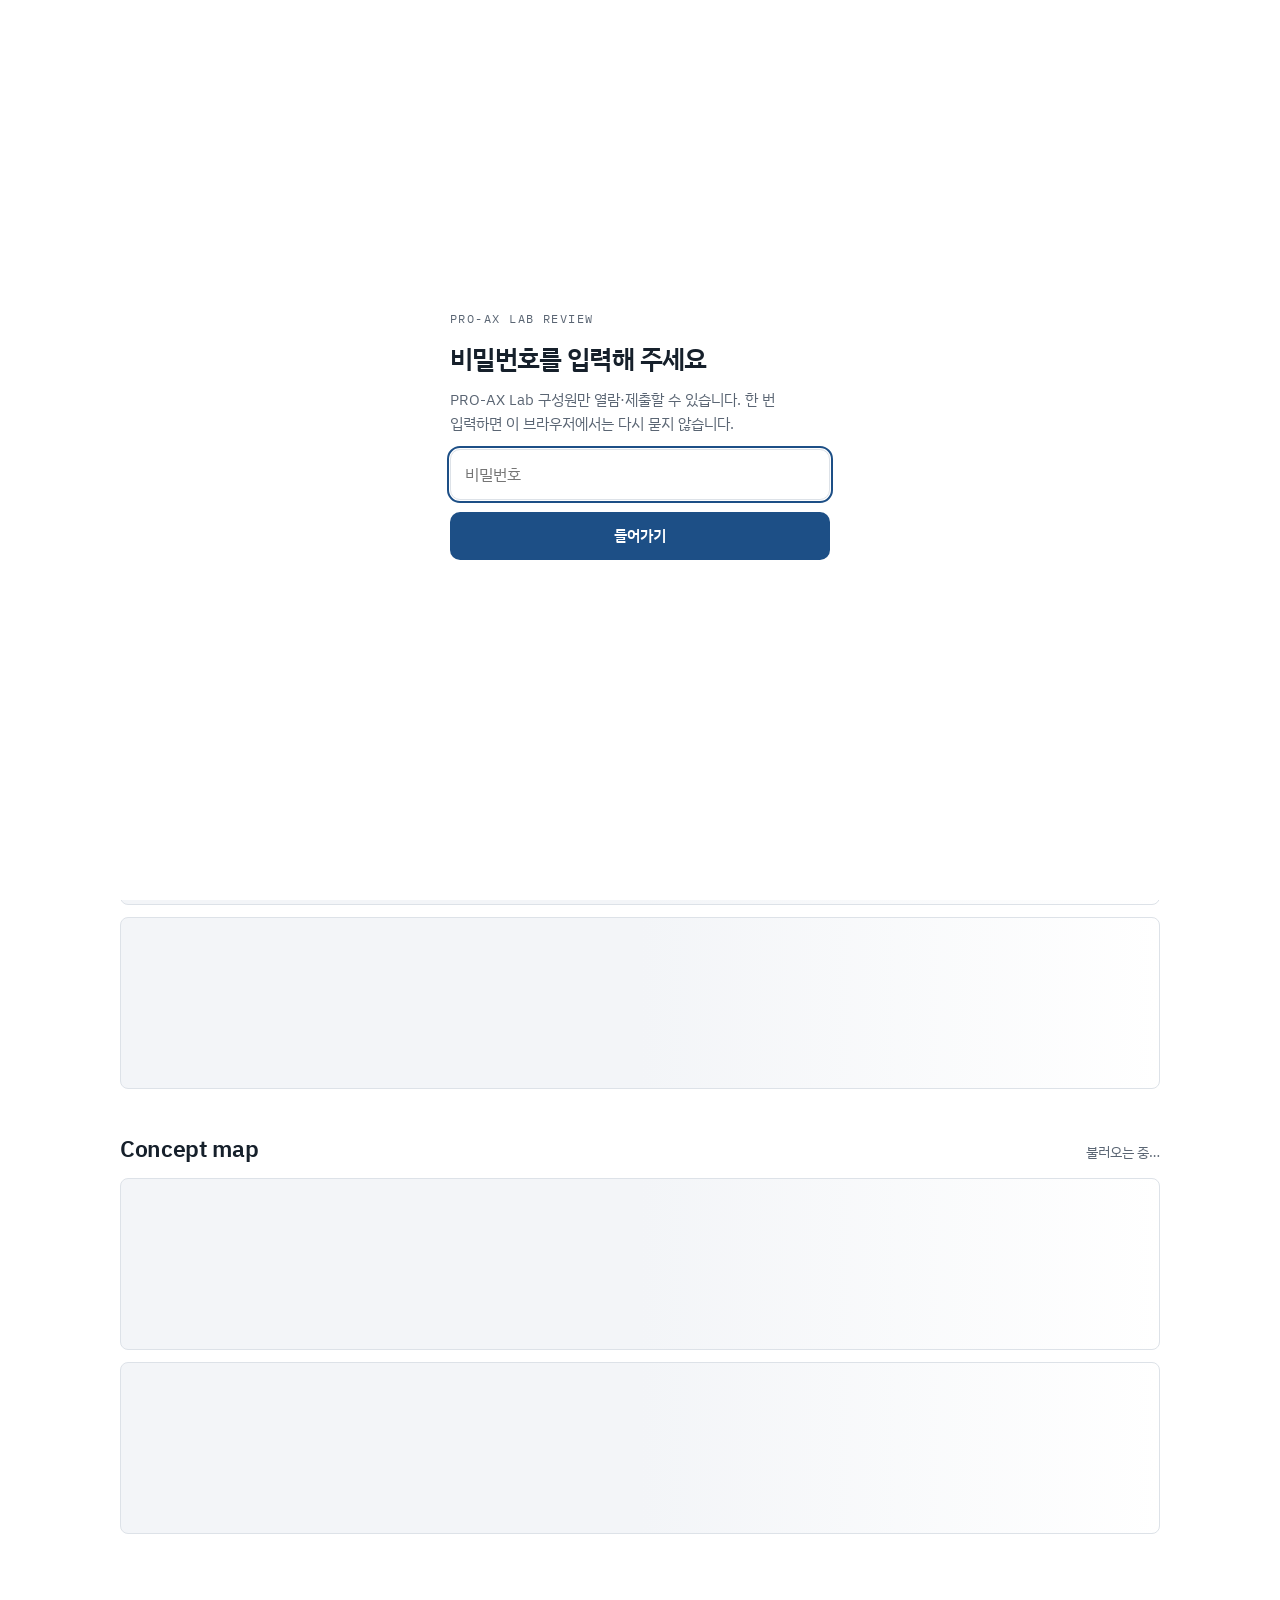
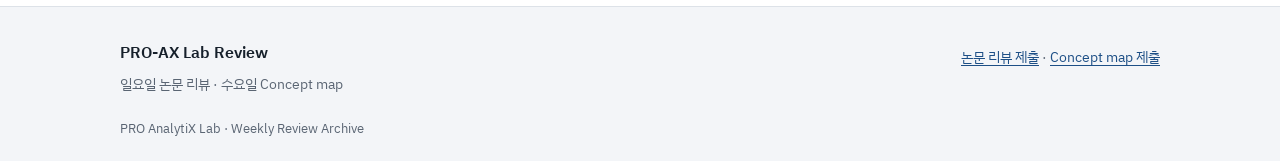
<file: index.html>
<!DOCTYPE html>
<html lang="ko" data-theme="light">
<head>
<meta charset="utf-8" />
<meta name="viewport" content="width=device-width, initial-scale=1" />
<title>PRO-AX Lab Review</title>
<meta property="og:type" content="website" />
<meta property="og:site_name" content="PRO AnalytiX Lab" />
<meta property="og:title" content="PRO-AX Lab Review" />
<meta property="og:description" content="PRO-AX Lab 주간 세미나 — 일요일 논문 리뷰, 수요일 Concept map. 제출된 리뷰를 모두가 함께 읽습니다." />
<meta property="og:url" content="https://hrdpro.hanyang.ac.kr/proax-lab-review/" />
<meta property="og:image" content="https://hrdpro.hanyang.ac.kr/assets/images/og-default.jpg" />
<meta property="og:image:width" content="1200" />
<meta property="og:image:height" content="630" />
<meta name="twitter:card" content="summary_large_image" />
<meta name="twitter:image" content="https://hrdpro.hanyang.ac.kr/assets/images/og-default.jpg" />
<meta name="description" content="PRO-AX Lab 주간 세미나 — 일요일 논문 리뷰, 수요일 Concept map. 제출된 리뷰를 모두가 함께 읽습니다." />
<link rel="preconnect" href="https://fonts.googleapis.com" />
<link rel="preconnect" href="https://fonts.gstatic.com" crossorigin />
<link rel="stylesheet" href="https://fonts.googleapis.com/css2?family=IBM+Plex+Sans+KR:wght@400;500;600&family=IBM+Plex+Mono:wght@400;500&display=swap" />
<link rel="stylesheet" href="css/style.css?v=20261026-no-sample" />
<link rel="stylesheet" href="css/components.css?v=20261026-no-sample" />
</head>
<body>
<a class="skip-link" href="#reviewList">본문으로 건너뛰기</a>

<header class="site-header">
  <div class="container header-row">
    <a class="brand" href="https://hrdpro.hanyang.ac.kr/" aria-label="PRO-AX Lab 연구실 홈페이지">
      <span class="brand-mark" aria-hidden="true"><img class="mark-light" src="img/lab-mark.png" alt="" width="448" height="372" /><img class="mark-dark" src="img/lab-mark-dark.png" alt="" width="448" height="372" /></span>
      <span class="brand-text">
        <span class="brand-name">PRO-AX Lab Review</span>
      </span>
    </a>
    <div class="header-actions">
      <a class="btn" href="index.html?best-admin=1" data-best-admin-link title="Best Review of Week 선정(관리자 비밀번호 필요)">관리자</a>
      <a class="btn" href="https://hrdpro.hanyang.ac.kr/">연구실 홈</a>
      <button class="icon-btn" type="button" data-theme-toggle aria-label="테마 전환">🌙</button>
      <a class="btn btn-primary" href="concept.html">＋ Concept map 제출</a>
      <a class="btn btn-primary" href="submit.html">＋ 리뷰 제출</a>
    </div>
  </div>
</header>

<main class="container">
  <!-- 대문 -->
  <section class="landing" aria-labelledby="pageTitle">
    <div class="eyebrow">PRO ANALYTIX LAB · WEEKLY SEMINAR</div>
    <h1 id="pageTitle">PRO-AX Lab Review</h1>
    <p class="lede">
      PRO-AX Lab Critical Review 공간입니다. 한 사람이 읽고 정리한 논문이 연구실 전체의 지식이 됩니다.
    </p>

    <aside class="notice" aria-labelledby="noticeTitle">
      <h2 class="notice-title" id="noticeTitle">주의사항</h2>
      <ol class="notice-list">
        <li>SSCI 논문만 가능 (MDPI 및 Frontiers 계열 논문 불가)</li>
        <li>본인의 인지적 노력으로 리뷰 진행</li>
        <li>시간엄수</li>
      </ol>
    </aside>

    <div class="schedule">
      <a class="sched" href="submit.html">
        <span class="sched-day">일요일</span>
        <span class="sched-body">
          <span class="sched-title">논문 리뷰</span>
          <span class="sched-desc">SSCI 논문 1편을 읽고 8개 항목으로 Critical Review를 작성해 제출합니다.</span>
          <span class="sched-go">제출 페이지로 이동 →</span>
        </span>
      </a>
      <a class="sched" href="concept.html">
        <span class="sched-day">수요일</span>
        <span class="sched-body">
          <span class="sched-title">Concept map</span>
          <span class="sched-desc">이론과 개념을 정리하고 도식으로 그려 개념 지도를 공유합니다.</span>
          <span class="sched-go">제출 페이지로 이동 →</span>
        </span>
      </a>
    </div>
  </section>

  <!-- 논문 리뷰 -->
  <section class="sec-head" id="reviewList" aria-labelledby="reviewTitle">
    <h2 id="reviewTitle">논문 리뷰</h2>
    <span class="sub" id="reviewSub">불러오는 중…</span>
  </section>

  <div class="weeks" id="reviewEntries" aria-live="polite" aria-busy="true">
    <div class="skeleton"></div><div class="skeleton"></div>
  </div>

  <!-- Concept map -->
  <section class="sec-head" id="mapList" aria-labelledby="mapTitle">
    <h2 id="mapTitle">Concept map</h2>
    <span class="sub" id="mapSub">불러오는 중…</span>
  </section>

  <div class="weeks" id="mapEntries" aria-live="polite" aria-busy="true">
    <div class="skeleton"></div><div class="skeleton"></div>
  </div>
</main>

<footer class="site-footer">
  <div class="container footer-row">
    <div>
      <div class="footer-name">PRO-AX Lab Review</div>
      <p>일요일 논문 리뷰 · 수요일 Concept map</p>
    </div>
    <p><a href="submit.html">논문 리뷰 제출</a> · <a href="concept.html">Concept map 제출</a></p>
  </div>
  <div class="container copyright">PRO AnalytiX Lab · Weekly Review Archive</div>
</footer>

<script src="js/api.js?v=20261102-admin-btn"></script>
<script src="js/app.js?v=20261102-admin-btn"></script>
</body>
</html>
</file>
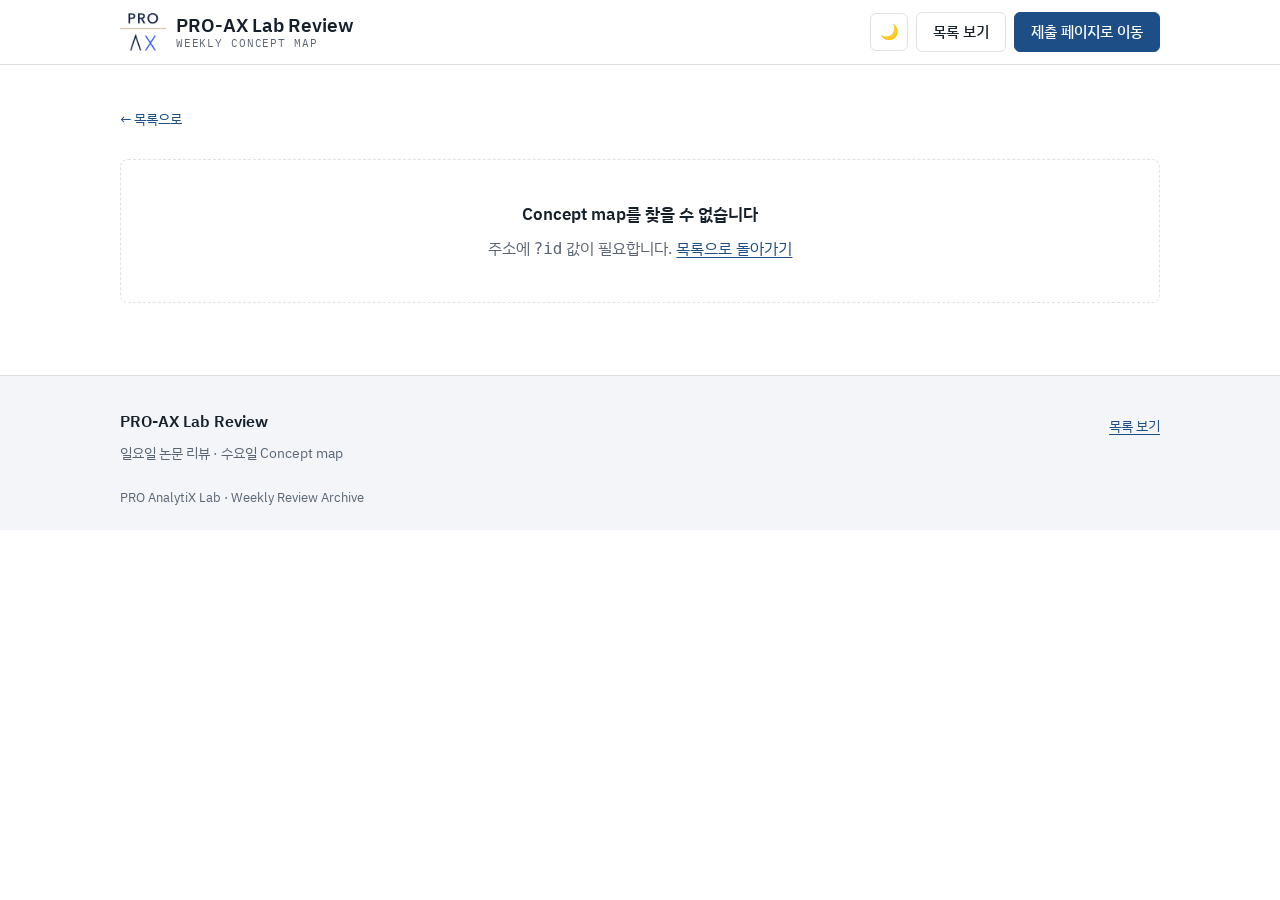
<file: concept-detail.html>
<!DOCTYPE html>
<html lang="ko" data-theme="light">
<head>
<meta charset="utf-8" />
<meta name="viewport" content="width=device-width, initial-scale=1" />
<title>Concept map · PRO-AX Lab Review</title>
<meta property="og:type" content="website" />
<meta property="og:site_name" content="PRO AnalytiX Lab" />
<meta property="og:title" content="Concept map · PRO-AX Lab Review" />
<meta property="og:description" content="수요일 Concept map 본문 — 중점 이론과 개념, 도식, Conceptual Map 설명." />
<meta property="og:url" content="https://hrdpro.hanyang.ac.kr/proax-lab-review/concept-detail.html" />
<meta property="og:image" content="https://hrdpro.hanyang.ac.kr/assets/images/og-default.jpg" />
<meta property="og:image:width" content="1200" />
<meta property="og:image:height" content="630" />
<meta name="twitter:card" content="summary_large_image" />
<meta name="twitter:image" content="https://hrdpro.hanyang.ac.kr/assets/images/og-default.jpg" />
<meta name="description" content="수요일 Concept map 본문 — 중점 이론과 개념, 도식, Conceptual Map 설명." />
<link rel="preconnect" href="https://fonts.googleapis.com" />
<link rel="preconnect" href="https://fonts.gstatic.com" crossorigin />
<link rel="stylesheet" href="https://fonts.googleapis.com/css2?family=IBM+Plex+Sans+KR:wght@400;500;600&family=IBM+Plex+Mono:wght@400;500&display=swap" />
<link rel="stylesheet" href="css/style.css?v=20261026-no-sample" />
<link rel="stylesheet" href="css/components.css?v=20261026-no-sample" />
</head>
<body>
<a class="skip-link" href="#detail">본문으로 건너뛰기</a>

<header class="site-header">
  <div class="container header-row">
    <a class="brand" href="index.html" aria-label="PRO-AX Lab Review 홈">
      <span class="brand-mark" aria-hidden="true"><img class="mark-light" src="img/lab-mark.png" alt="" width="448" height="372" /><img class="mark-dark" src="img/lab-mark-dark.png" alt="" width="448" height="372" /></span>
      <span class="brand-text">
        <span class="brand-name">PRO-AX Lab Review</span>
        <span class="brand-sub">Weekly Concept Map</span>
      </span>
    </a>
    <div class="header-actions">
      <button class="icon-btn" type="button" data-theme-toggle aria-label="테마 전환">🌙</button>
      <a class="btn" href="index.html">목록 보기</a>
      <a class="btn btn-primary" href="concept.html">제출 페이지로 이동</a>
    </div>
  </div>
</header>

<main class="container">
  <div id="detail"></div>
</main>

<footer class="site-footer">
  <div class="container footer-row">
    <div>
      <div class="footer-name">PRO-AX Lab Review</div>
      <p>일요일 논문 리뷰 · 수요일 Concept map</p>
    </div>
    <p><a href="index.html">목록 보기</a></p>
  </div>
  <div class="container copyright">PRO AnalytiX Lab · Weekly Review Archive</div>
</footer>

<script src="js/api.js?v=20261102-admin-btn"></script>
<script src="js/markdown.js?v=20261026-no-sample"></script>
<script src="js/concept-detail.js?v=20261026-no-sample"></script>
</body>
</html>
</file>
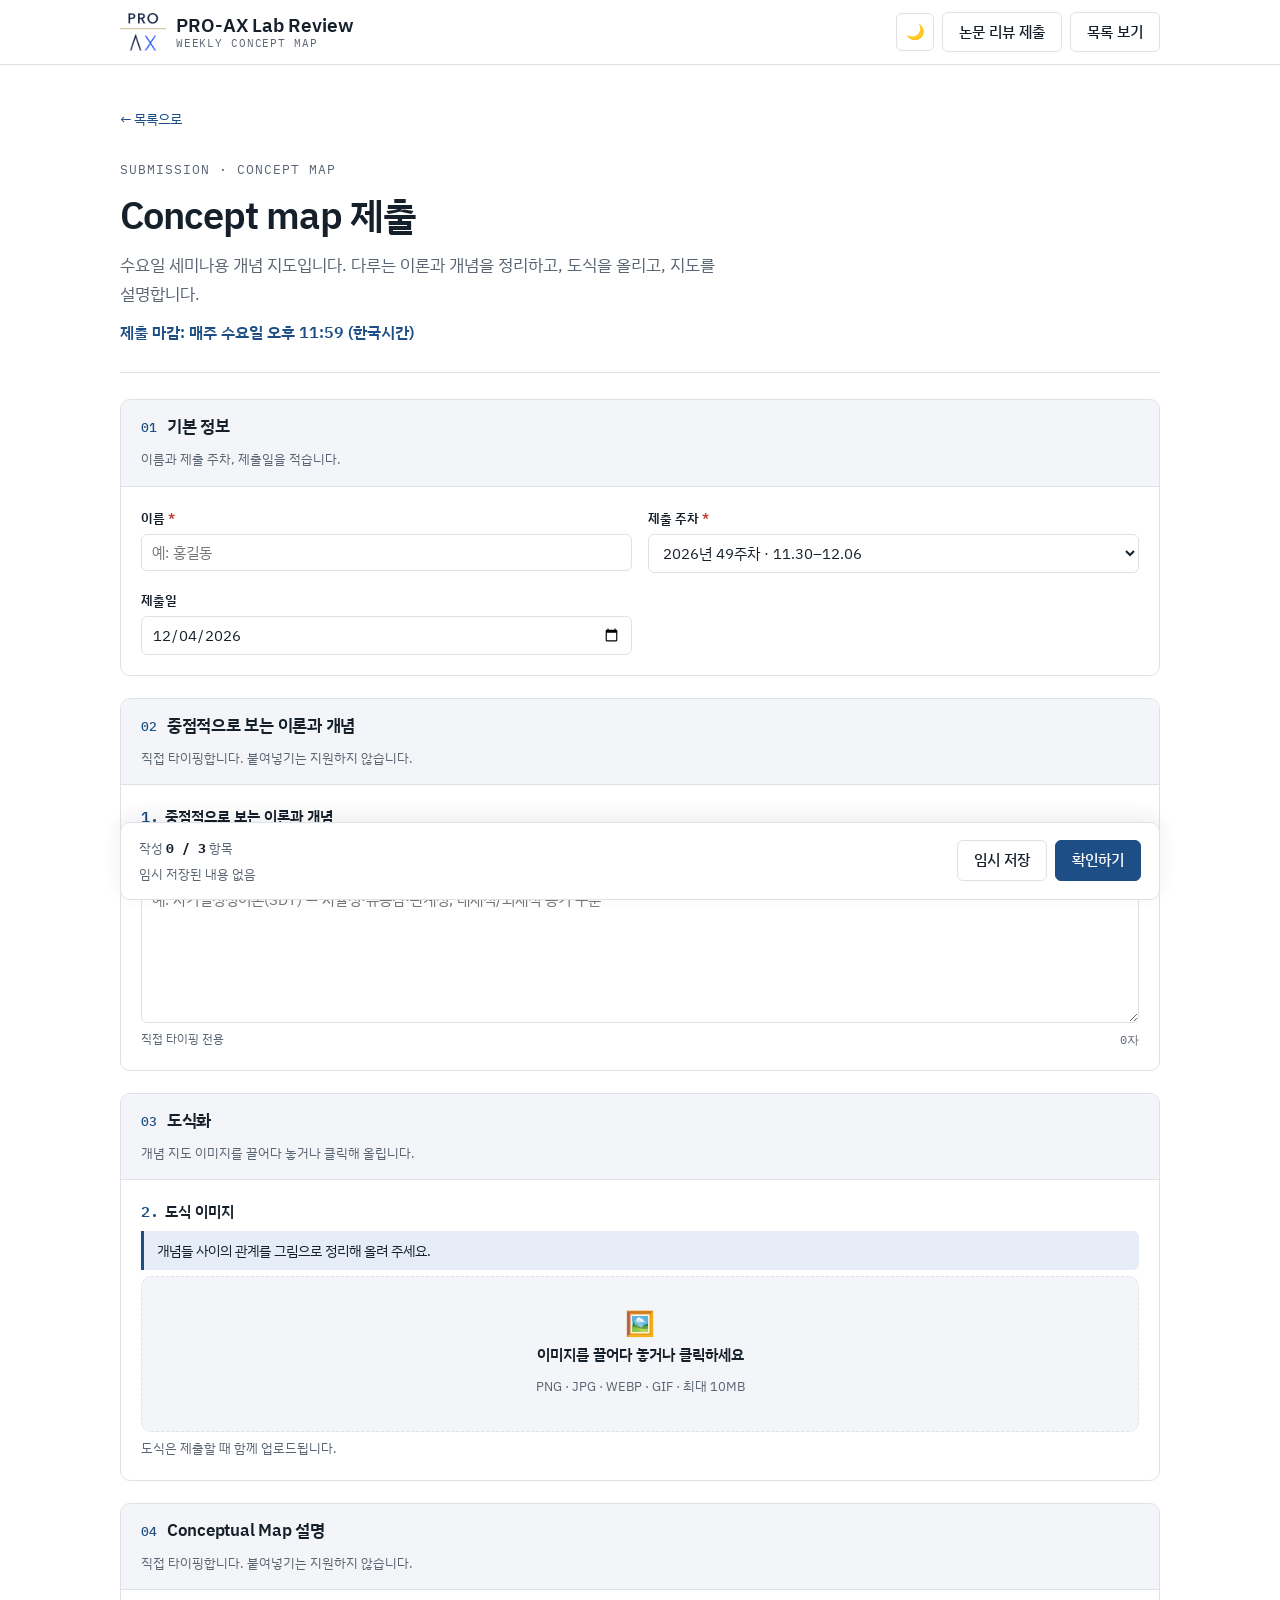
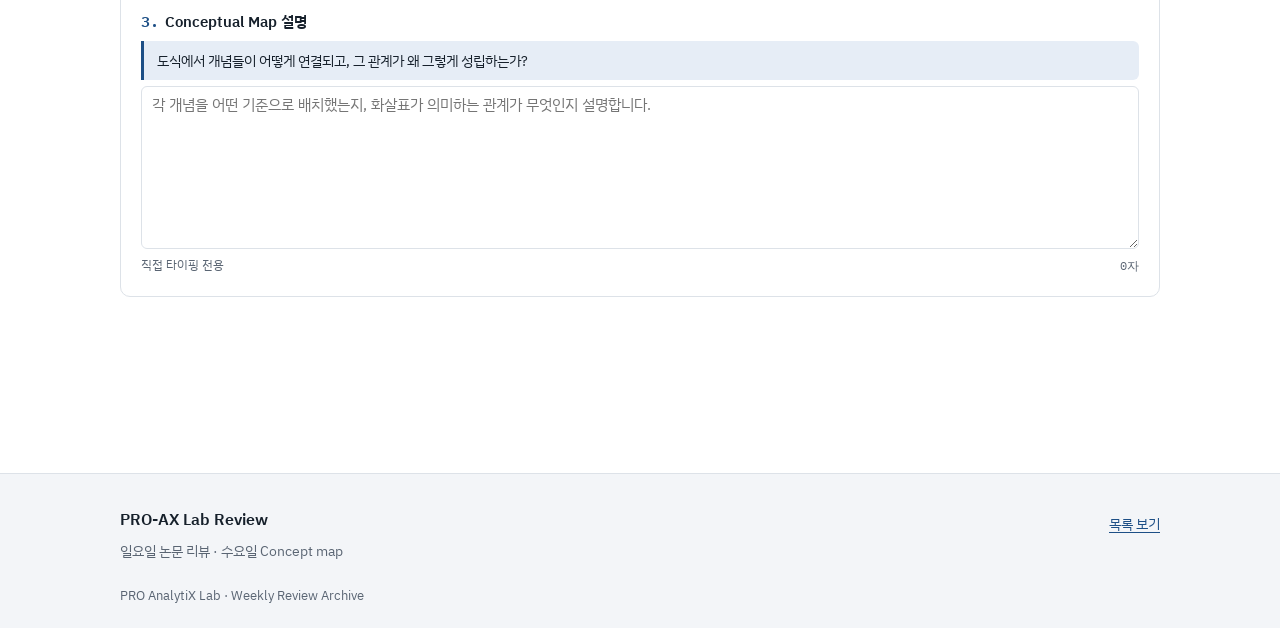
<file: concept.html>
<!DOCTYPE html>
<html lang="ko" data-theme="light">
<head>
<meta charset="utf-8" />
<meta name="viewport" content="width=device-width, initial-scale=1" />
<title>Concept map 제출 · PRO-AX Lab Review</title>
<meta property="og:type" content="website" />
<meta property="og:site_name" content="PRO AnalytiX Lab" />
<meta property="og:title" content="Concept map 제출 · PRO-AX Lab Review" />
<meta property="og:description" content="수요일 Concept map 제출 — 중점 이론과 개념, 도식 이미지, Conceptual Map 설명." />
<meta property="og:url" content="https://hrdpro.hanyang.ac.kr/proax-lab-review/concept.html" />
<meta property="og:image" content="https://hrdpro.hanyang.ac.kr/assets/images/og-default.jpg" />
<meta property="og:image:width" content="1200" />
<meta property="og:image:height" content="630" />
<meta name="twitter:card" content="summary_large_image" />
<meta name="twitter:image" content="https://hrdpro.hanyang.ac.kr/assets/images/og-default.jpg" />
<meta name="description" content="수요일 Concept map 제출 — 중점 이론과 개념, 도식 이미지, Conceptual Map 설명." />
<link rel="preconnect" href="https://fonts.googleapis.com" />
<link rel="preconnect" href="https://fonts.gstatic.com" crossorigin />
<link rel="stylesheet" href="https://fonts.googleapis.com/css2?family=IBM+Plex+Sans+KR:wght@400;500;600&family=IBM+Plex+Mono:wght@400;500&display=swap" />
<link rel="stylesheet" href="css/style.css?v=20261026-no-sample" />
<link rel="stylesheet" href="css/components.css?v=20261028-concept-deadline" />
</head>
<body>
<a class="skip-link" href="#step-info">본문으로 건너뛰기</a>

<header class="site-header">
  <div class="container header-row">
    <a class="brand" href="index.html" aria-label="PRO-AX Lab Review 홈">
      <span class="brand-mark" aria-hidden="true"><img class="mark-light" src="img/lab-mark.png" alt="" width="448" height="372" /><img class="mark-dark" src="img/lab-mark-dark.png" alt="" width="448" height="372" /></span>
      <span class="brand-text">
        <span class="brand-name">PRO-AX Lab Review</span>
        <span class="brand-sub">Weekly Concept Map</span>
      </span>
    </a>
    <div class="header-actions">
      <button class="icon-btn" type="button" data-theme-toggle aria-label="테마 전환">🌙</button>
      <a class="btn" href="submit.html">논문 리뷰 제출</a>
      <a class="btn" href="index.html">목록 보기</a>
    </div>
  </div>
</header>

<main class="container">
  <a class="daily-back" href="index.html">← 목록으로</a>

  <header class="page-head">
    <div class="eyebrow">SUBMISSION · CONCEPT MAP</div>
    <h1>Concept map 제출</h1>
    <p class="lede">수요일 세미나용 개념 지도입니다. 다루는 이론과 개념을 정리하고, 도식을 올리고, 지도를 설명합니다.</p>
    <p class="deadline-note">제출 마감: 매주 수요일 오후 11:59 (한국시간)</p>
  </header>

  <div id="formView">
    <!-- 기본 정보 -->
    <section class="csec" id="step-info" aria-labelledby="infoTitle">
      <div class="csec-head">
        <span class="csec-num">01</span>
        <h2 id="infoTitle">기본 정보</h2>
        <span class="csec-sub">이름과 제출 주차, 제출일을 적습니다.</span>
      </div>
      <div class="csec-body">
        <div class="form-grid">
          <div class="field">
            <label for="f-student">이름 <span class="required">*</span></label>
            <input id="f-student" type="text" placeholder="예: 홍길동" autocomplete="name" />
          </div>
          <div class="field">
            <label for="f-week">제출 주차 <span class="required">*</span></label>
            <select id="f-week"></select>
          </div>
          <div class="field">
            <label for="f-date">제출일</label>
            <input id="f-date" type="date" />
          </div>
        </div>
      </div>
    </section>

    <!-- 1. 이론과 개념 -->
    <section class="csec" aria-labelledby="cm1Title">
      <div class="csec-head">
        <span class="csec-num">02</span>
        <h2 id="cm1Title">중점적으로 보는 이론과 개념</h2>
        <span class="csec-sub">직접 타이핑합니다. 붙여넣기는 지원하지 않습니다.</span>
      </div>
      <div class="csec-body">
        <div class="f-field">
          <span class="f-label"><span class="f-num">1.</span> 중점적으로 보는 이론과 개념</span>
          <p class="f-prompt">이번 Concept map에서 중심으로 다루는 이론과 핵심 개념은 무엇인가?</p>
          <textarea id="ta-cm_theory" rows="6" data-typing-only
            placeholder="예: 자기결정성이론(SDT) — 자율성·유능감·관계성, 내재적/외재적 동기 구분"
            aria-label="1. 중점적으로 보는 이론과 개념"></textarea>
          <div class="f-bar">
            <span class="f-hint">직접 타이핑 전용</span>
            <span class="f-count" data-count="cm_theory">0자</span>
          </div>
        </div>
      </div>
    </section>

    <!-- 2. 도식화 -->
    <section class="csec" aria-labelledby="cm2Title">
      <div class="csec-head">
        <span class="csec-num">03</span>
        <h2 id="cm2Title">도식화</h2>
        <span class="csec-sub">개념 지도 이미지를 끌어다 놓거나 클릭해 올립니다.</span>
      </div>
      <div class="csec-body">
        <div class="f-field">
          <span class="f-label"><span class="f-num">2.</span> 도식 이미지</span>
          <p class="f-prompt">개념들 사이의 관계를 그림으로 정리해 올려 주세요.</p>

          <div class="dropzone" id="dropzone" role="button" tabindex="0"
               aria-label="도식 이미지 올리기 — 클릭하거나 파일을 끌어다 놓으세요">
            <span class="dz-icon" aria-hidden="true">🖼️</span>
            <span class="dz-title">이미지를 끌어다 놓거나 클릭하세요</span>
            <span class="dz-sub">PNG · JPG · WEBP · GIF · 최대 10MB</span>
          </div>
          <input id="fileInput" type="file" accept="image/png,image/jpeg,image/webp,image/gif" hidden />

          <div id="previewWrap" hidden>
            <img id="preview" class="dz-preview" alt="업로드한 도식 미리보기" />
            <div class="dz-file">
              <span id="fileName"></span>
              <button class="btn btn-sm btn-danger" type="button" id="removeFile">지우기</button>
            </div>
          </div>
          <p class="dz-hint" id="dzHint">도식은 제출할 때 함께 업로드됩니다.</p>
        </div>
      </div>
    </section>

    <!-- 3. 설명 -->
    <section class="csec" aria-labelledby="cm3Title">
      <div class="csec-head">
        <span class="csec-num">04</span>
        <h2 id="cm3Title">Conceptual Map 설명</h2>
        <span class="csec-sub">직접 타이핑합니다. 붙여넣기는 지원하지 않습니다.</span>
      </div>
      <div class="csec-body">
        <div class="f-field">
          <span class="f-label"><span class="f-num">3.</span> Conceptual Map 설명</span>
          <p class="f-prompt">도식에서 개념들이 어떻게 연결되고, 그 관계가 왜 그렇게 성립하는가?</p>
          <textarea id="ta-cm_explanation" rows="7" data-typing-only
            placeholder="각 개념을 어떤 기준으로 배치했는지, 화살표가 의미하는 관계가 무엇인지 설명합니다."
            aria-label="3. Conceptual Map 설명"></textarea>
          <div class="f-bar">
            <span class="f-hint">직접 타이핑 전용</span>
            <span class="f-count" data-count="cm_explanation">0자</span>
          </div>
        </div>
      </div>
    </section>

    <div class="actionbar">
      <div class="ab-info">
        <span>작성 <b id="fillCount">0 / 3</b> 항목</span>
        <span id="saveState">임시 저장된 내용 없음</span>
      </div>
      <div class="ab-btns">
        <button class="btn" type="button" id="draftBtn">임시 저장</button>
        <button class="btn btn-primary" type="button" id="confirmBtn">확인하기</button>
      </div>
    </div>
  </div>

  <!-- 확인 -->
  <div id="confirmView" hidden>
    <div class="doc-toolbar">
      <p class="doc-tip">작성한 내용을 한 장의 문서로 확인합니다. 고칠 부분이 있으면 <b>수정하기</b>를 누르세요.</p>
      <div class="doc-actions">
        <button class="btn" type="button" id="backBtn">수정하기</button>
        <button class="btn" type="button" id="draftPdfBtn">PDF로 받기</button>
        <button class="btn btn-primary" type="button" id="submitBtn">제출하기</button>
      </div>
    </div>

    <div class="done-bar" id="doneBar" hidden role="status">
      <div class="done-text">
        <strong>✓ 제출이 완료되었습니다.</strong>
        <span>아래 문서를 PDF로 저장해 보관할 수 있습니다. 인쇄 창에서 대상을 <b>PDF로 저장</b>으로 고르세요.</span>
      </div>
      <div class="doc-actions">
        <a class="btn" id="doneView" href="index.html">본문 보기</a>
        <button class="btn btn-primary" type="button" id="pdfBtn">PDF로 받기</button>
      </div>
    </div>

    <article class="doc" id="sheet" aria-label="제출 내용 확인"></article>

    <div class="actionbar">
      <div class="ab-info"><span id="sheetSummary">확인 중…</span></div>
      <div class="ab-btns">
        <button class="btn" type="button" id="backBtn2">수정하기</button>
        <button class="btn btn-primary" type="button" id="submitBtn2">제출하기</button>
      </div>
    </div>
  </div>
</main>

<footer class="site-footer">
  <div class="container footer-row">
    <div>
      <div class="footer-name">PRO-AX Lab Review</div>
      <p>일요일 논문 리뷰 · 수요일 Concept map</p>
    </div>
    <p><a href="index.html">목록 보기</a></p>
  </div>
  <div class="container copyright">PRO AnalytiX Lab · Weekly Review Archive</div>
</footer>

<script src="js/api.js?v=20261102-admin-btn"></script>
<script src="js/typing.js?v=20261026-no-sample"></script>
<script src="js/markdown.js?v=20261026-no-sample"></script>
<script src="js/concept.js?v=20261026-no-sample"></script>
</body>
</html>
</file>
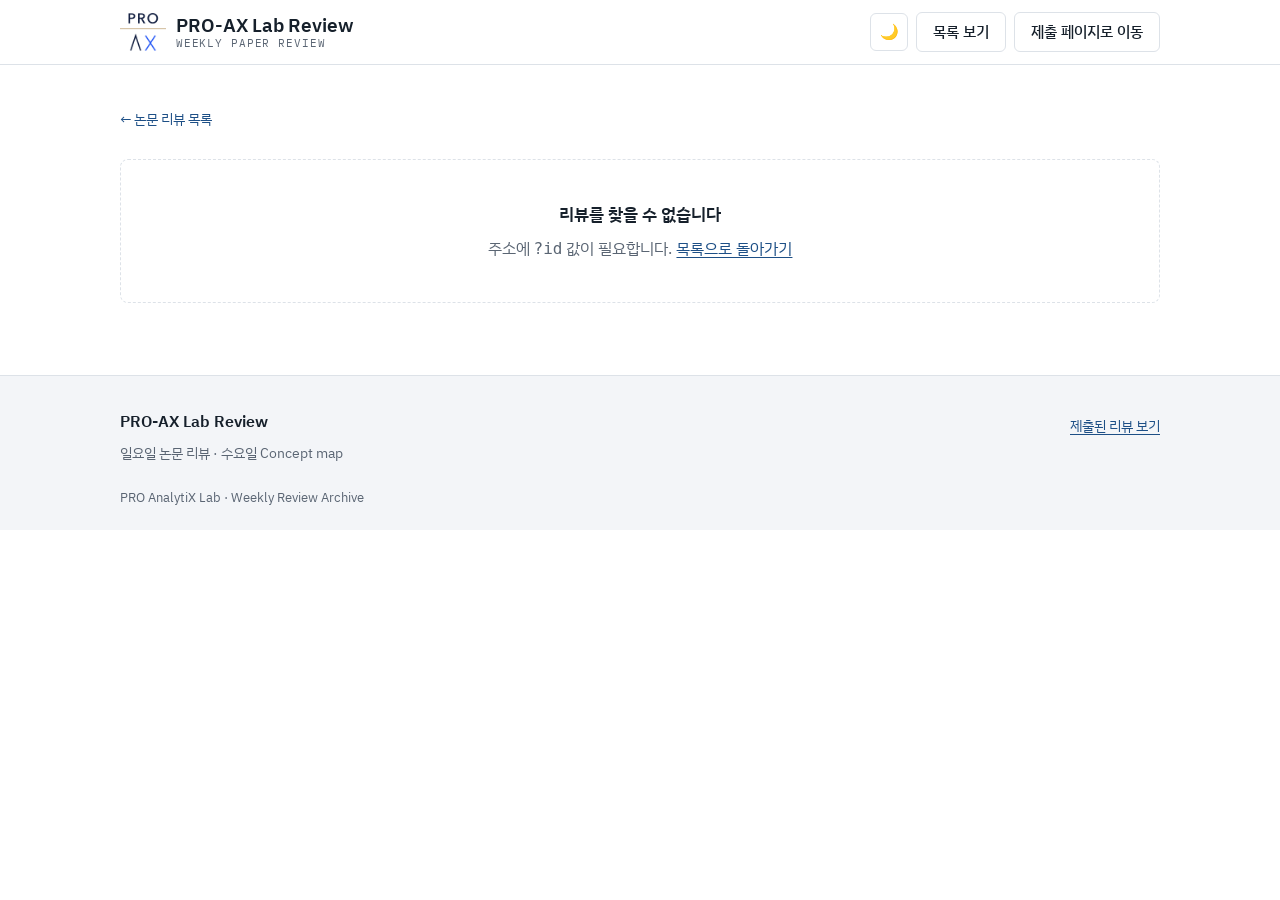
<file: review.html>
<!DOCTYPE html>
<html lang="ko" data-theme="light">
<head>
<meta charset="utf-8" />
<meta name="viewport" content="width=device-width, initial-scale=1" />
<title>리뷰 본문 · PRO-AX Lab Review</title>
<meta property="og:type" content="website" />
<meta property="og:site_name" content="PRO AnalytiX Lab" />
<meta property="og:title" content="리뷰 본문 · PRO-AX Lab Review" />
<meta property="og:description" content="제출된 논문 리뷰의 전체 본문 — 선택 근거부터 새롭게 배운 점까지 8개 항목." />
<meta property="og:url" content="https://hrdpro.hanyang.ac.kr/proax-lab-review/review.html" />
<meta property="og:image" content="https://hrdpro.hanyang.ac.kr/assets/images/og-default.jpg" />
<meta property="og:image:width" content="1200" />
<meta property="og:image:height" content="630" />
<meta name="twitter:card" content="summary_large_image" />
<meta name="twitter:image" content="https://hrdpro.hanyang.ac.kr/assets/images/og-default.jpg" />
<meta name="description" content="제출된 논문 리뷰의 전체 본문 — 선택 근거부터 새롭게 배운 점까지 8개 항목." />
<link rel="preconnect" href="https://fonts.googleapis.com" />
<link rel="preconnect" href="https://fonts.gstatic.com" crossorigin />
<link rel="stylesheet" href="https://fonts.googleapis.com/css2?family=IBM+Plex+Sans+KR:wght@400;500;600&family=IBM+Plex+Mono:wght@400;500&display=swap" />
<link rel="stylesheet" href="css/style.css?v=20261026-no-sample" />
<link rel="stylesheet" href="css/components.css?v=20261026-no-sample" />
</head>
<body>
<a class="skip-link" href="#detail">본문으로 건너뛰기</a>

<header class="site-header">
  <div class="container header-row">
    <a class="brand" href="index.html" aria-label="PRO-AX Lab Review 홈">
      <span class="brand-mark" aria-hidden="true"><img class="mark-light" src="img/lab-mark.png" alt="" width="448" height="372" /><img class="mark-dark" src="img/lab-mark-dark.png" alt="" width="448" height="372" /></span>
      <span class="brand-text">
        <span class="brand-name">PRO-AX Lab Review</span>
        <span class="brand-sub">Weekly Paper Review</span>
      </span>
    </a>
    <div class="header-actions">
      <button class="icon-btn" type="button" data-theme-toggle aria-label="테마 전환">🌙</button>
      <a class="btn" href="index.html">목록 보기</a>
      <a class="btn" href="submit.html">제출 페이지로 이동</a>
    </div>
  </div>
</header>

<main class="container">
  <div id="detail"></div>
</main>

<footer class="site-footer">
  <div class="container footer-row">
    <div>
      <div class="footer-name">PRO-AX Lab Review</div>
      <p>일요일 논문 리뷰 · 수요일 Concept map</p>
    </div>
    <p><a href="index.html">제출된 리뷰 보기</a></p>
  </div>
  <div class="container copyright">PRO AnalytiX Lab · Weekly Review Archive</div>
</footer>

<script src="js/api.js?v=20261102-admin-btn"></script>
<script src="js/markdown.js?v=20261026-no-sample"></script>
<script src="js/form-schema.js?v=20261026-no-sample"></script>
<script src="js/review.js?v=20261026-no-sample"></script>
</body>
</html>
</file>
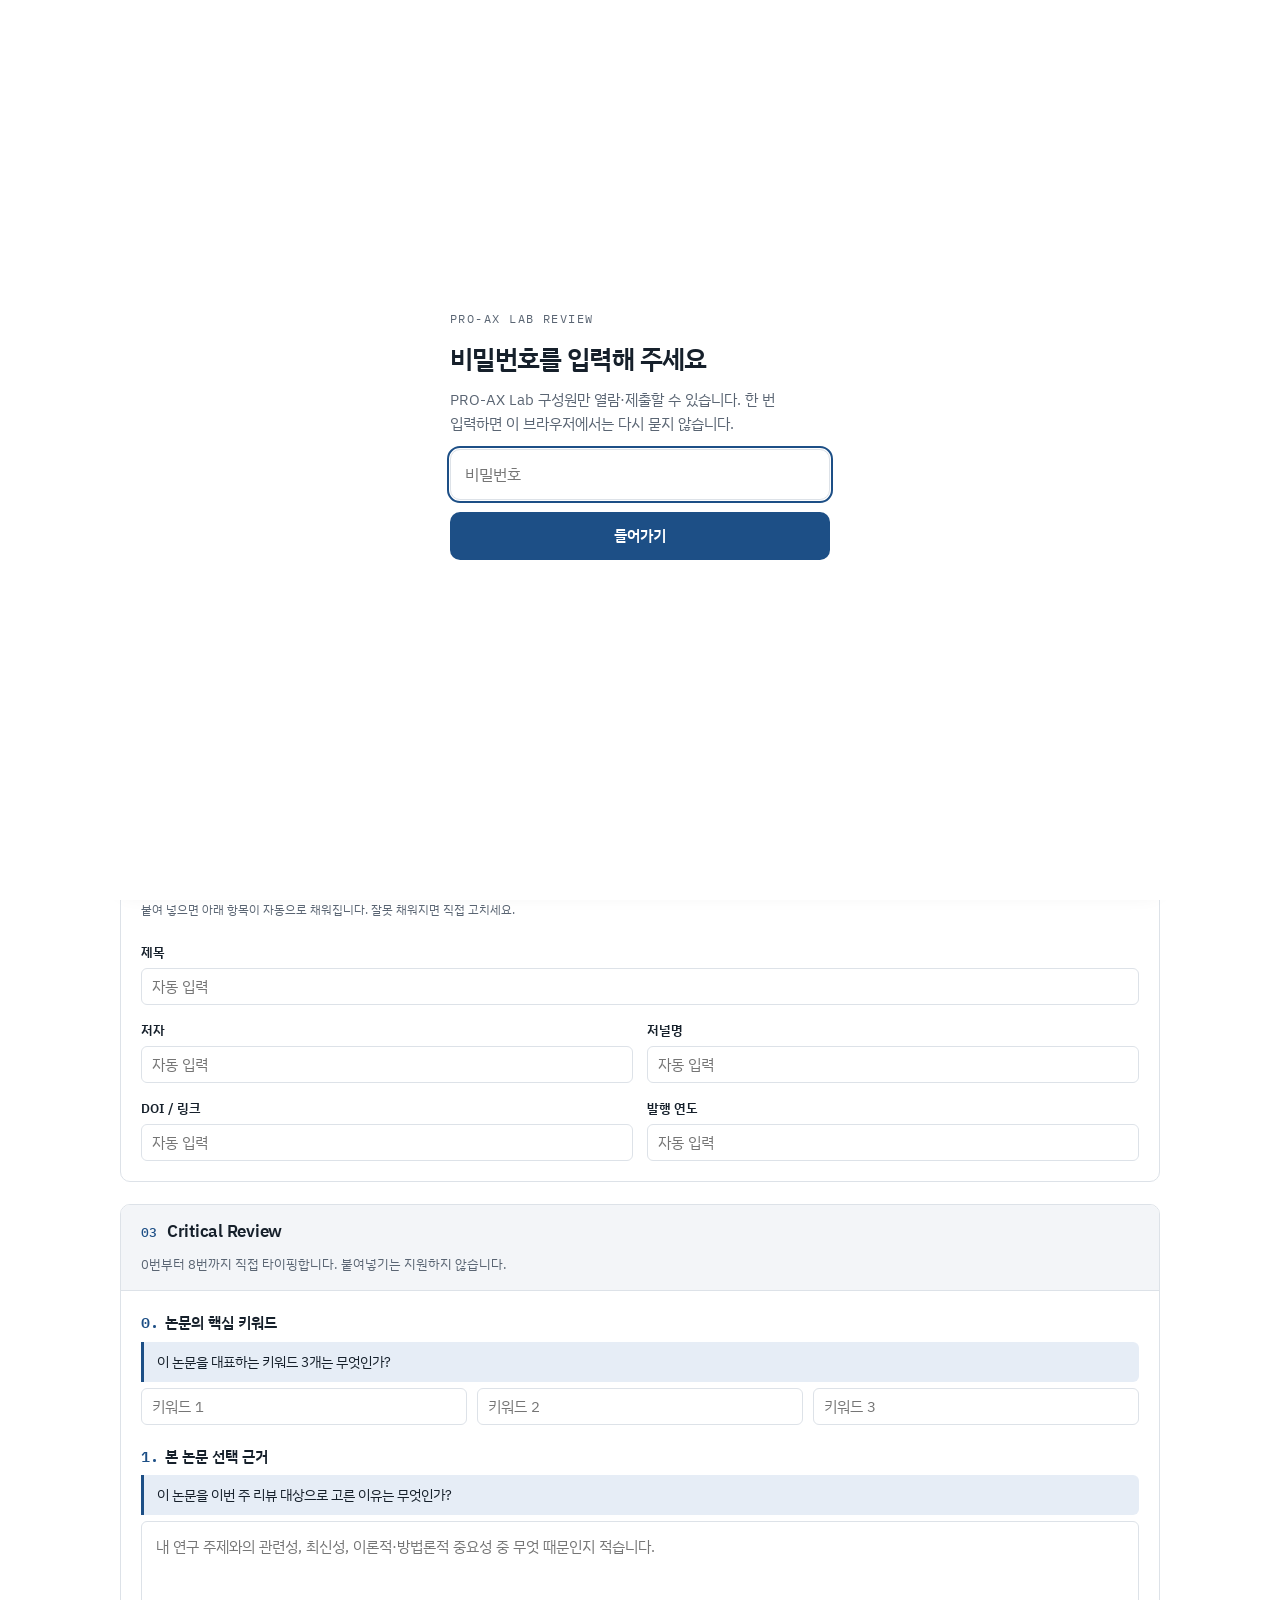
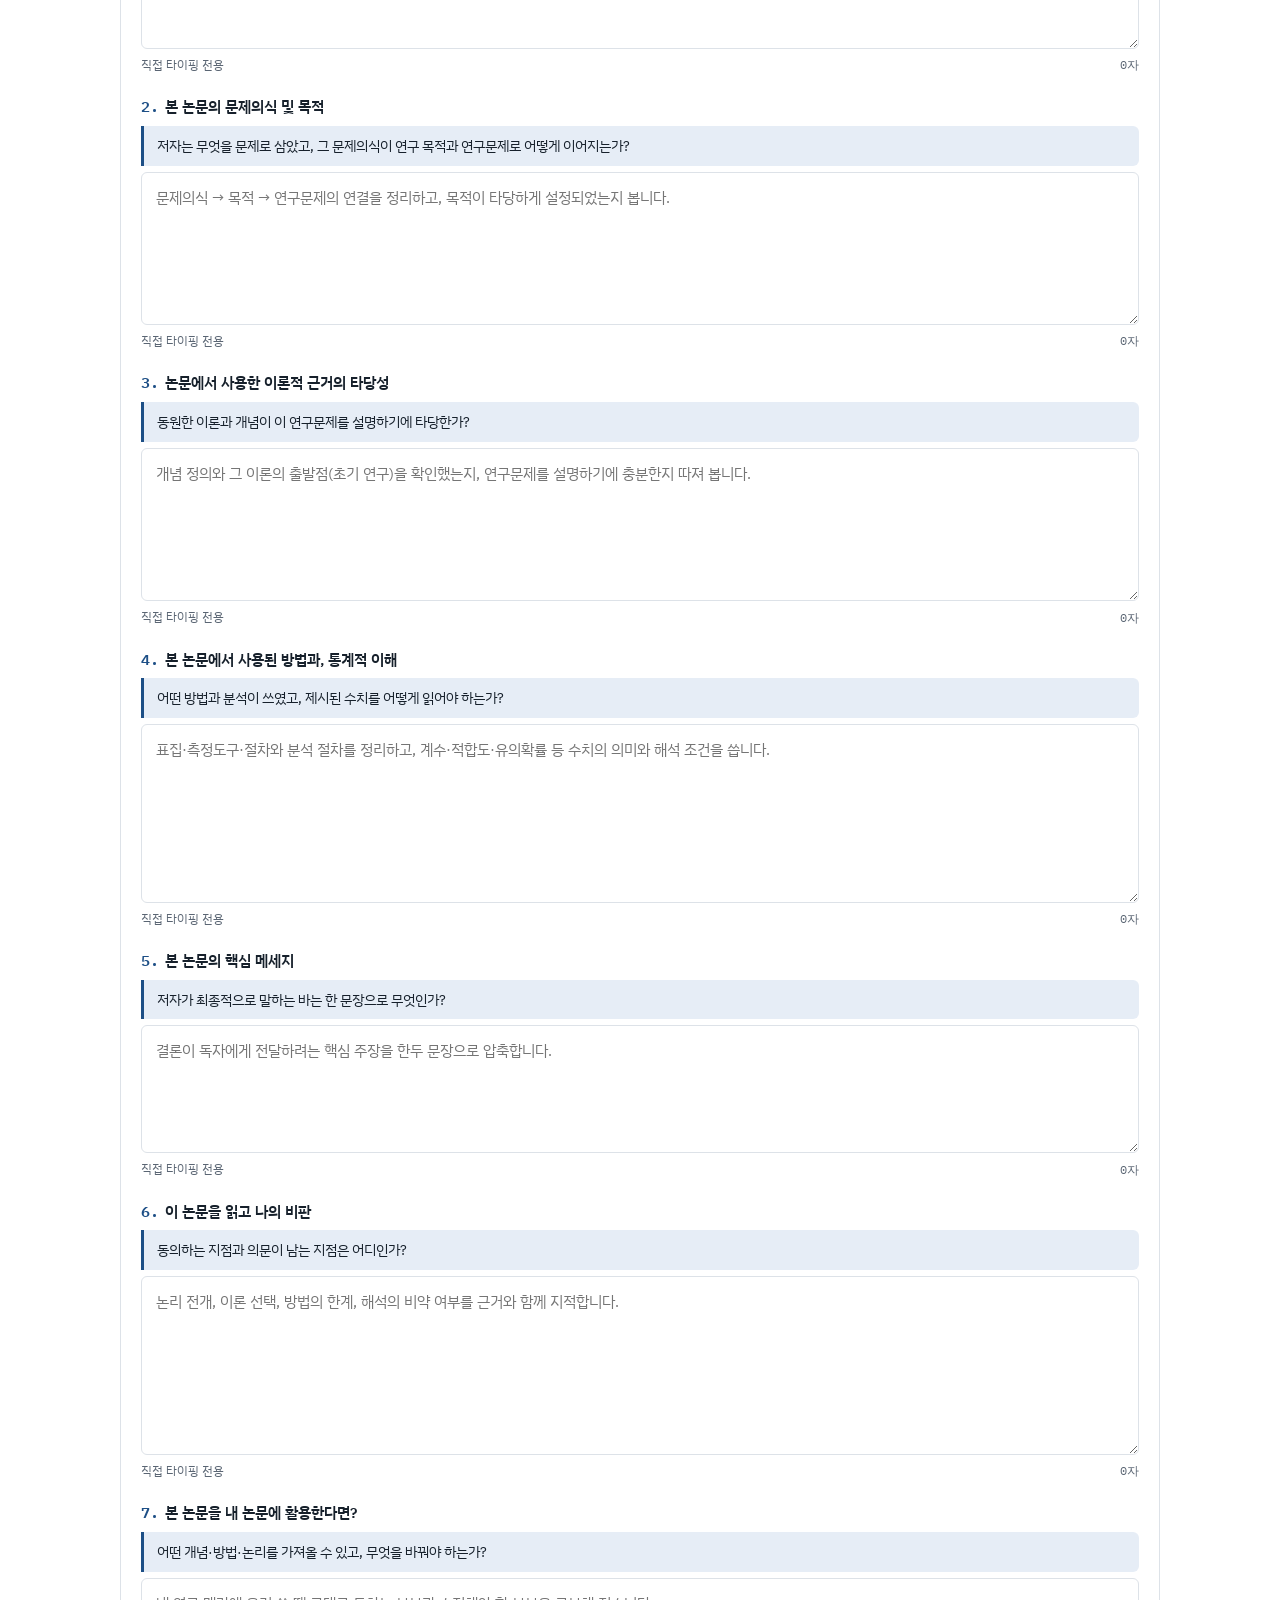
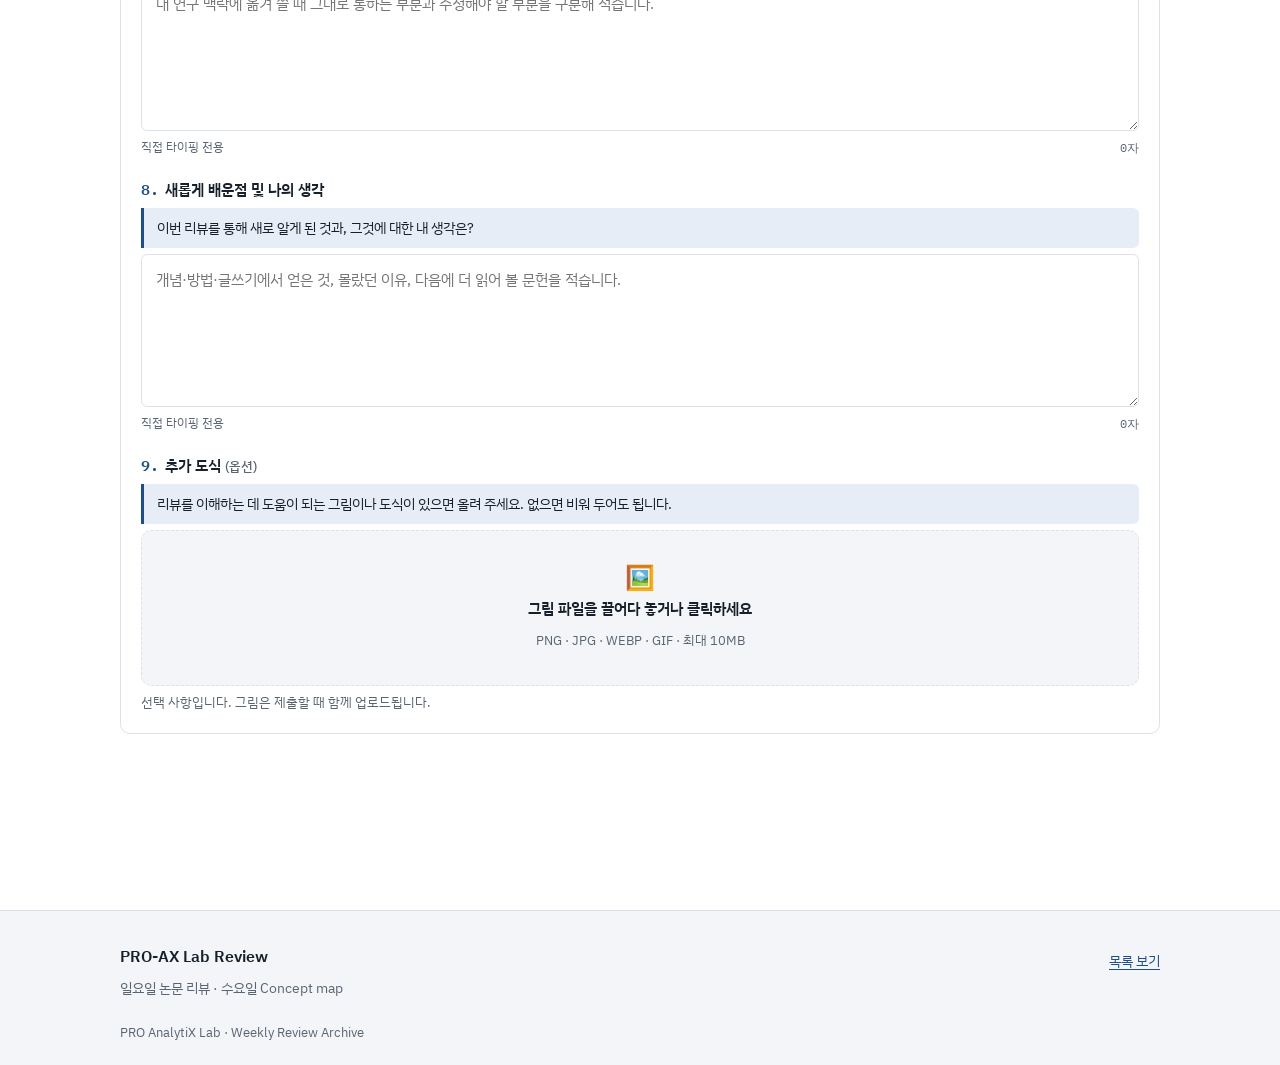
<file: submit.html>
<!DOCTYPE html>
<html lang="ko" data-theme="light">
<head>
<meta charset="utf-8" />
<meta name="viewport" content="width=device-width, initial-scale=1" />
<title>논문 리뷰 제출 · PRO-AX Lab Review</title>
<meta property="og:type" content="website" />
<meta property="og:site_name" content="PRO AnalytiX Lab" />
<meta property="og:title" content="논문 리뷰 제출 · PRO-AX Lab Review" />
<meta property="og:description" content="이름·주차·제출일을 적고 APA 인용을 붙여 넣으면 서지가 자동 입력됩니다. 8개 항목을 작성한 뒤 확인하고 제출합니다." />
<meta property="og:url" content="https://hrdpro.hanyang.ac.kr/proax-lab-review/submit.html" />
<meta property="og:image" content="https://hrdpro.hanyang.ac.kr/assets/images/og-default.jpg" />
<meta property="og:image:width" content="1200" />
<meta property="og:image:height" content="630" />
<meta name="twitter:card" content="summary_large_image" />
<meta name="twitter:image" content="https://hrdpro.hanyang.ac.kr/assets/images/og-default.jpg" />
<meta name="description" content="이름·주차·제출일을 적고 APA 인용을 붙여 넣으면 서지가 자동 입력됩니다. 8개 항목을 작성한 뒤 확인하고 제출합니다." />
<link rel="preconnect" href="https://fonts.googleapis.com" />
<link rel="preconnect" href="https://fonts.gstatic.com" crossorigin />
<link rel="stylesheet" href="https://fonts.googleapis.com/css2?family=IBM+Plex+Sans+KR:wght@400;500;600&family=IBM+Plex+Mono:wght@400;500&display=swap" />
<link rel="stylesheet" href="css/style.css?v=20261026-no-sample" />
<link rel="stylesheet" href="css/components.css?v=20261026-no-sample" />
</head>
<body>
<a class="skip-link" href="#step-info">본문으로 건너뛰기</a>

<header class="site-header">
  <div class="container header-row">
    <a class="brand" href="index.html" aria-label="PRO-AX Lab Review 홈">
      <span class="brand-mark" aria-hidden="true"><img class="mark-light" src="img/lab-mark.png" alt="" width="448" height="372" /><img class="mark-dark" src="img/lab-mark-dark.png" alt="" width="448" height="372" /></span>
      <span class="brand-text">
        <span class="brand-name">PRO-AX Lab Review</span>
        <span class="brand-sub">Weekly Paper Review</span>
      </span>
    </a>
    <div class="header-actions">
      <button class="icon-btn" type="button" data-theme-toggle aria-label="테마 전환">🌙</button>
      <a class="btn" href="concept.html">Concept map 제출</a>
      <a class="btn" href="index.html">목록 보기</a>
    </div>
  </div>
</header>

<main class="container">
  <a class="daily-back" href="index.html">← 제출된 리뷰 보기</a>

  <header class="page-head">
    <div class="eyebrow">SUBMISSION · WEEKLY REVIEW</div>
    <h1>논문 리뷰 제출</h1>
    <p class="lede">기본 정보를 적고 APA 인용을 붙여 넣으면 서지가 자동으로 채워집니다. 이어서 0번(핵심 키워드)과 1~8번 항목을 직접 타이핑합니다.</p>
  </header>

  <!-- ============ 1) 작성 ============ -->
  <div id="formView">

    <!-- 기본 정보 -->
    <section class="csec" id="step-info" aria-labelledby="infoTitle">
      <div class="csec-head">
        <span class="csec-num">01</span>
        <h2 id="infoTitle">기본 정보</h2>
        <span class="csec-sub">이름과 제출 주차, 제출일을 적습니다.</span>
      </div>
      <div class="csec-body">
        <div class="form-grid">
          <div class="field">
            <label for="f-student">이름 <span class="required">*</span></label>
            <input id="f-student" type="text" placeholder="예: 홍길동" autocomplete="name" />
          </div>
          <div class="field">
            <label for="f-week">제출 주차 <span class="required">*</span></label>
            <select id="f-week"></select>
          </div>
          <div class="field">
            <label for="f-date">제출일</label>
            <input id="f-date" type="date" />
          </div>
        </div>
      </div>
    </section>

    <!-- APA -->
    <section class="csec" id="step-apa" aria-labelledby="apaTitle">
      <div class="csec-head">
        <span class="csec-num">02</span>
        <h2 id="apaTitle">논문 서지 (APA)</h2>
        <span class="csec-sub">APA 양식 참고문헌을 붙여 넣으면 제목·저자·저널명·DOI가 자동으로 입력됩니다.</span>
      </div>
      <div class="csec-body">
        <div class="f-field">
          <label class="f-label" for="f-apa">APA 인용문 <span class="required">*</span></label>
          <textarea id="f-apa" rows="3" placeholder="Sitzmann, T., &amp; Ely, K. (2011). A meta-analysis of self-regulated learning in work-related training and educational attainment: What we know and where we need to go. Psychological Bulletin, 137(3), 421-452. https://doi.org/10.1037/a0022777"></textarea>
          <div class="f-bar">
            <span class="f-hint" id="apaNote">붙여 넣으면 아래 항목이 자동으로 채워집니다. 잘못 채워지면 직접 고치세요.</span>
          </div>
          <div class="jcheck-warn" id="jcheckWarn" role="alert" hidden></div>
        </div>

        <div class="apa-fields">
          <div class="field">
            <label for="f-title">제목</label>
            <input id="f-title" type="text" placeholder="자동 입력" />
          </div>
          <div class="field">
            <label for="f-authors">저자</label>
            <input id="f-authors" type="text" placeholder="자동 입력" />
          </div>
          <div class="field">
            <label for="f-journal">저널명</label>
            <input id="f-journal" type="text" placeholder="자동 입력" />
          </div>
          <div class="field">
            <label for="f-doi">DOI / 링크</label>
            <input id="f-doi" type="text" placeholder="자동 입력" />
          </div>
          <div class="field">
            <label for="f-year">발행 연도</label>
            <input id="f-year" type="number" min="1900" max="2100" step="1" placeholder="자동 입력" />
          </div>
        </div>
      </div>
    </section>

    <!-- 8개 항목 -->
    <div class="composer" id="composer" style="margin-top:22px"></div>

    <div class="actionbar">
      <div class="ab-info">
        <span>작성 <b id="fillCount">0 / 8</b> 항목</span>
        <span id="saveState">임시 저장된 내용 없음</span>
      </div>
      <div class="ab-btns">
        <button class="btn" type="button" id="draftBtn">임시 저장</button>
        <button class="btn btn-primary" type="button" id="confirmBtn">확인하기</button>
      </div>
    </div>
  </div>

  <!-- ============ 2) 확인 (한 장 문서) ============ -->
  <div id="confirmView" hidden>
    <div class="doc-toolbar">
      <p class="doc-tip">작성한 내용을 한 장의 문서로 확인합니다. 고칠 부분이 있으면 <b>수정하기</b>를 누르세요.</p>
      <div class="doc-actions">
        <button class="btn" type="button" id="backBtn">수정하기</button>
        <button class="btn" type="button" id="draftPdfBtn">PDF로 받기</button>
        <button class="btn btn-primary" type="button" id="submitBtn">제출하기</button>
      </div>
    </div>

    <div class="done-bar" id="doneBar" hidden role="status">
      <div class="done-text">
        <strong>✓ 제출이 완료되었습니다.</strong>
        <span>아래 문서를 PDF로 저장해 보관할 수 있습니다. 인쇄 창에서 대상을 <b>PDF로 저장</b>으로 고르세요.</span>
      </div>
      <div class="doc-actions">
        <a class="btn" id="doneView" href="index.html">본문 보기</a>
        <button class="btn btn-primary" type="button" id="pdfBtn">PDF로 받기</button>
      </div>
    </div>

    <article class="doc" id="sheet" aria-label="제출 내용 확인"></article>

    <div class="actionbar">
      <div class="ab-info"><span id="sheetSummary">확인 중…</span></div>
      <div class="ab-btns">
        <button class="btn" type="button" id="backBtn2">수정하기</button>
        <button class="btn btn-primary" type="button" id="submitBtn2">제출하기</button>
      </div>
    </div>
  </div>
</main>

<footer class="site-footer">
  <div class="container footer-row">
    <div>
      <div class="footer-name">PRO-AX Lab Review</div>
      <p>일요일 논문 리뷰 · 수요일 Concept map</p>
    </div>
    <p><a href="index.html">목록 보기</a></p>
  </div>
  <div class="container copyright">PRO AnalytiX Lab · Weekly Review Archive</div>
</footer>

<script src="js/api.js?v=20261102-admin-btn"></script>
<script src="js/typing.js?v=20261026-no-sample"></script>
<script src="js/markdown.js?v=20261026-no-sample"></script>
<script src="js/form-schema.js?v=20261026-no-sample"></script>
<script src="js/apa.js?v=20261026-no-sample"></script>
<script src="js/journal-check.js?v=20261026-no-sample"></script>
<script src="js/submit.js?v=20261026-no-sample"></script>
</body>
</html>
</file>
<file: css/style.css>
/* PaperLog — 데일리 논문 리뷰 아카이브
 * 디자인 참고: hrdpro.hanyang.ac.kr/daily-insight (PRO AnalytiX Lab)
 * 색과 글꼴은 아래 토큰에서만 바꾸세요.
 */

:root {
  --ink: #16202b;
  --muted: #5a6573;
  --paper: #ffffff;
  --tint: #f3f5f8;
  --line: #dde2e8;
  --accent: #1d4f86;
  --accent-soft: #e6edf6;
  --gold: #b07d1a;
  --good: #1a7f37;
  --warn: #b54708;
  --danger: #c0392b;
  --f-display: var(--f-body);
  --f-body: "IBM Plex Sans KR", "Apple SD Gothic Neo", "Malgun Gothic", system-ui, sans-serif;
  --f-mono: "IBM Plex Mono", ui-monospace, Menlo, monospace;
  --wide: 1080px;
  --narrow: 900px;
  --radius: 8px;
  --shadow: 0 12px 28px rgba(0, 0, 0, 0.12);
  color-scheme: light;
}

html[data-theme="dark"] {
  --ink: #e6eaf0;
  --muted: #9aa5b3;
  --paper: #11161d;
  --tint: #171e27;
  --line: #2a3441;
  --accent: #8fb6e6;
  --accent-soft: #1c2a3b;
  --gold: #e0b463;
  --good: #4ac26b;
  --warn: #f0883e;
  --danger: #ff8b7d;
  --shadow: 0 12px 28px rgba(0, 0, 0, 0.5);
  color-scheme: dark;
}

* { box-sizing: border-box; }
html { -webkit-text-size-adjust: 100%; scroll-behavior: smooth; }

body {
  margin: 0;
  background: var(--paper);
  color: var(--ink);
  font-family: var(--f-body);
  font-size: 16px;
  line-height: 1.7;
  word-break: keep-all;
  overflow-wrap: break-word;
}

img { max-width: 100%; height: auto; }
a { color: var(--accent); text-underline-offset: 3px; }
a:focus-visible, button:focus-visible, input:focus-visible, select:focus-visible, textarea:focus-visible {
  outline: 2px solid var(--accent); outline-offset: 2px;
}

h1, h2, h3, h4 { text-wrap: balance; line-height: 1.25; margin: 0; }
h1 { font-family: var(--f-display); font-weight: 600; letter-spacing: -0.025em; font-size: clamp(32px, 5vw, 46px); }
h2 { font-family: var(--f-display); font-weight: 600; letter-spacing: -0.015em; font-size: 26px; }
h3 { font-size: 18px; font-weight: 600; }

.container { max-width: var(--wide); margin: 0 auto; padding-inline: 20px; }
main.container { padding-block: 40px 72px; }

.skip-link { position: absolute; left: -9999px; }
.skip-link:focus { left: 8px; top: 8px; z-index: 60; background: var(--accent); color: var(--paper); padding: 6px 12px; border-radius: 6px; }

.eyebrow {
  font-family: var(--f-mono);
  font-size: 12.5px;
  letter-spacing: 0.08em;
  text-transform: uppercase;
  color: var(--muted);
}

.lede { margin: 0; color: var(--muted); max-width: 62ch; font-size: 17px; }
.n { font-family: var(--f-mono); font-size: 0.6em; font-weight: 400; color: var(--muted); vertical-align: 0.2em; margin-left: 4px; }
.sr-only { position: absolute; width: 1px; height: 1px; overflow: hidden; clip: rect(0 0 0 0); }

/* ---------- header ---------- */

.site-header { border-bottom: 1px solid var(--line); background: var(--paper); position: sticky; top: 0; z-index: 20; }
.header-row { display: flex; align-items: center; justify-content: space-between; gap: 16px; min-height: 64px; padding-block: 6px; flex-wrap: wrap; }
.brand { display: flex; align-items: center; gap: 10px; text-decoration: none; color: var(--ink); line-height: 1.2; }
/* 연구실 로고 심볼 (PRO / AX). 테마에 따라 밝은·어두운 그림을 바꿔 보여 줌 */
.brand-mark { flex: none; display: block; line-height: 0; }
.brand-mark img { display: block; height: 38px; width: auto; }
.brand-mark .mark-dark { display: none; }
[data-theme="dark"] .brand-mark .mark-light { display: none; }
[data-theme="dark"] .brand-mark .mark-dark { display: block; }
.brand-text { display: grid; }
.brand-name { font-family: var(--f-display); font-weight: 600; font-size: 19px; }
.brand-sub { font-family: var(--f-mono); font-size: 11px; letter-spacing: 0.08em; text-transform: uppercase; color: var(--muted); }
.header-actions { display: flex; align-items: center; gap: 8px; flex-wrap: wrap; }
.header-actions .btn { white-space: nowrap; }

/* ---------- buttons ---------- */

/* [hidden] 이 .btn/.icon-btn 의 display 규칙에 덮이지 않도록 고정합니다. */
[hidden] { display: none !important; }

.btn {
  display: inline-flex; align-items: center; justify-content: center; gap: 6px;
  font: inherit; font-size: 14.5px; font-weight: 500;
  padding: 7px 16px; border: 1px solid var(--line); border-radius: 6px;
  background: var(--paper); color: var(--ink); cursor: pointer; text-decoration: none;
  transition: transform 0.18s ease, border-color 0.18s ease, background-color 0.18s ease;
}
.btn:hover { border-color: var(--accent); text-decoration: none; }
.btn-primary { background: var(--accent); border-color: var(--accent); color: var(--paper); }
.btn-danger { color: var(--danger); }
.btn-danger:hover { border-color: var(--danger); }
.btn-sm { padding: 4px 10px; font-size: 13.5px; }
.btn:disabled { opacity: 0.55; cursor: not-allowed; }
@media (prefers-reduced-motion: reduce) { .btn { transition: none; } }

.icon-btn {
  font: inherit; font-size: 15px; line-height: 1;
  width: 38px; height: 38px; display: inline-grid; place-items: center;
  border: 1px solid var(--line); border-radius: 6px; background: var(--paper); color: var(--ink); cursor: pointer;
}
.icon-btn:hover { border-color: var(--accent); }

select, input, textarea { font-family: inherit; }
input[type="search"], input[type="text"], input[type="url"], input[type="number"], input[type="date"], select, textarea {
  padding: 7px 10px; border: 1px solid var(--line); border-radius: 6px;
  background: var(--paper); color: var(--ink); font-size: 15px;
}

/* ---------- hero / index ---------- */

.daily-index { max-width: var(--narrow); margin-inline: auto; }
.daily-hero { display: grid; gap: 18px; padding-block: 12px 32px; }
.daily-hero h1 { font-size: clamp(38px, 6.5vw, 58px); }
.daily-hero h1 span {
  display: block; margin-top: 14px; font-family: var(--f-body);
  font-size: clamp(17px, 2.4vw, 20px); font-weight: 500; line-height: 1.5; letter-spacing: 0;
  color: var(--ink);
}

.kpis { display: grid; grid-template-columns: repeat(5, minmax(0, 1fr)); gap: 12px; }
.kpi { border: 1px solid var(--line); border-radius: var(--radius); padding: 14px 16px; display: grid; gap: 2px; align-content: start; }
.kpi-k { font-size: 13px; color: var(--muted); }
.kpi-v { font-size: 26px; font-weight: 600; font-variant-numeric: tabular-nums; line-height: 1.3; }
.kpi-v small { font-size: 14px; font-weight: 400; color: var(--muted); margin-left: 4px; }
.kpi-s { font-size: 12.5px; color: var(--muted); }

.panel { border: 1px solid var(--line); border-radius: 10px; padding: 20px; background: var(--paper); min-width: 0; }
.panel-sub { margin: 2px 0 12px; font-size: 13px; color: var(--muted); }
.panel-title { font-family: var(--f-body); font-size: 17px; font-weight: 600; margin: 0; }

.daily-archive { margin-top: 44px; }
.daily-archive > h2 { font-size: 23px; margin-bottom: 14px; }

/* ---------- toolbar ---------- */

.toolbar { display: flex; flex-wrap: wrap; gap: 10px; align-items: center; margin-bottom: 14px; }
.search-wrap { position: relative; flex: 1 1 240px; }
.search-wrap input { width: 100%; }
.sort-wrap { display: flex; align-items: center; gap: 6px; }
.sort-wrap label { font-family: var(--f-mono); font-size: 12px; letter-spacing: 0.06em; color: var(--muted); text-transform: uppercase; }

.seg { display: inline-flex; align-items: center; gap: 4px; flex-wrap: wrap; }
.seg button {
  font: inherit; font-size: 14px; padding: 6px 14px;
  border: 1px solid var(--line); background: var(--paper); color: var(--ink);
  border-radius: 999px; cursor: pointer;
}
.seg button:hover { border-color: var(--accent); }
.seg button[aria-pressed="true"] { background: var(--accent); border-color: var(--accent); color: var(--paper); }

.tag-row { display: flex; flex-wrap: wrap; gap: 6px; margin-top: 12px; padding-top: 14px; border-top: 1px solid var(--line); }
.tag-chip {
  font: inherit; font-size: 13px; padding: 3px 10px; border-radius: 999px;
  background: var(--tint); border: 1px solid transparent; color: var(--ink); cursor: pointer;
}
.tag-chip:hover { border-color: var(--accent); }
.tag-chip[aria-pressed="true"] { background: var(--accent); border-color: var(--accent); color: var(--paper); }
.tag-chip small { font-family: var(--f-mono); font-size: 11px; margin-left: 5px; opacity: 0.7; }
.tag-hint { font-size: 13px; color: var(--muted); }

/* ---------- cards ---------- */

.inst-grid { display: grid; grid-template-columns: repeat(auto-fill, minmax(300px, 1fr)); gap: 16px; margin-top: 18px; }
.inst {
  display: grid; gap: 10px; align-content: start;
  padding: 20px; border: 1px solid var(--line); border-radius: var(--radius);
  background: var(--paper); position: relative;
  transition: transform 0.2s ease, box-shadow 0.2s ease, border-color 0.2s ease;
}
.review-card-wrap {
  display: grid; gap: 10px; align-content: start; min-width: 0; padding: 20px;
  border: 1px solid var(--line); border-radius: var(--radius); background: var(--paper);
  transition: transform .2s ease, box-shadow .2s ease, border-color .2s ease;
}
.review-card-wrap.is-best { border-color: var(--danger); animation: best-card-pulse 1.6s ease-in-out infinite; }
.best-card-head { display: flex; flex-wrap: wrap; align-items: center; gap: 6px 10px; min-height: 44px; }
.best-card-head .inst-who { margin: 0; }
.review-card-wrap > .inst { height: auto; padding: 0; border: 0; border-radius: 0; background: transparent; }
.review-card-wrap > .inst:hover, .review-card-wrap > .inst:active { transform: none; border: 0; box-shadow: none; }
.review-card-wrap:hover { transform: translateY(-2px); box-shadow: var(--shadow); }
.review-title { display: flex; flex-wrap: wrap; align-items: center; gap: 8px; }
.best-checkbox {
  display: inline-flex; align-items: center; gap: 8px; min-height: 44px;
  max-width: 100%; cursor: pointer;
}
.best-checkbox input {
  flex: none; width: 18px; height: 18px; margin: 0;
  accent-color: #d71920; cursor: pointer;
}
.best-checkbox input:focus-visible { outline: 2px solid var(--danger); outline-offset: 3px; }
.best-checkbox input:disabled { opacity: .6; cursor: wait; }
.best-week-badge[hidden] { display: none; }
.best-week-badge {
  display: inline-block; max-width: 100%; padding: 6px 10px;
  color: var(--danger); background: var(--paper); border: 2px solid var(--danger);
  border-radius: 7px; font-size: 12px; line-height: 1.5; font-weight: 700;
  text-align: center; animation: best-badge-pulse 1.6s ease-in-out infinite;
}
@keyframes best-badge-pulse {
  0%, 100% { opacity: 1; box-shadow: 0 0 0 0 rgba(215, 25, 32, .1); text-shadow: none; }
  50% { opacity: .65; box-shadow: 0 0 12px rgba(215, 25, 32, .4); text-shadow: 0 0 6px rgba(215, 25, 32, .3); }
}
@keyframes best-card-pulse {
  0%, 100% { box-shadow: 0 0 0 1px rgba(215, 25, 32, .16); }
  50% { box-shadow: 0 0 0 2px rgba(215, 25, 32, .3), 0 4px 18px rgba(215, 25, 32, .16); }
}
@media (prefers-reduced-motion: reduce) {
  .best-week-badge, .review-card-wrap.is-best { animation: none; }
}
@media print {
  .best-week-badge, .review-card-wrap.is-best { animation: none; }
  .best-checkbox input { display: none; }
}

@media (hover: hover) {
  .inst:hover { transform: scale(1.02); z-index: 3; border-color: var(--accent); box-shadow: var(--shadow); }
}
.inst:active { transform: scale(1.02); z-index: 3; border-color: var(--accent); }
@media (prefers-reduced-motion: reduce) { .inst { transition: none; } .inst:hover, .inst:active { transform: none; } }

.inst .tags { list-style: none; margin: 0; padding: 0; display: flex; flex-wrap: wrap; gap: 4px; }
.inst .tags li { font-size: 12px; padding: 2px 9px; border-radius: 999px; background: var(--tint); color: var(--ink); }
.inst h3 { font-size: 18px; line-height: 1.45; }
.inst h3 a { color: var(--ink); text-decoration: none; }
.inst h3 a:hover { color: var(--accent); }
.inst .inst-lede { margin: 0; color: var(--muted); font-size: 14.5px; line-height: 1.65; }
.inst-foot {
  display: flex; flex-wrap: wrap; align-items: center; justify-content: space-between; gap: 8px;
  margin-top: 4px; padding-top: 12px; border-top: 1px solid var(--line);
  font-family: var(--f-mono); font-size: 12px; color: var(--muted);
}
.inst-actions { display: flex; gap: 6px; }

.badge {
  display: inline-block; font-family: var(--f-mono); font-size: 11px;
  letter-spacing: 0.06em; text-transform: uppercase;
  padding: 1px 8px; border-radius: 4px; background: var(--tint); color: var(--muted);
}
.badge-done { color: var(--good); }
.badge-reading { color: var(--warn); }
.badge-planned { color: var(--muted); }

.stars { color: var(--gold); font-size: 14px; letter-spacing: 0.05em; white-space: nowrap; }
.stars-empty { color: var(--muted); font-family: var(--f-mono); font-size: 12px; }

.empty {
  grid-column: 1 / -1; text-align: center; padding: 40px 20px;
  border: 1px dashed var(--line); border-radius: var(--radius); color: var(--muted);
}
.empty strong { display: block; font-size: 17px; font-weight: 600; color: var(--ink); margin-bottom: 6px; }
.empty a { color: var(--accent); }

.skeleton {
  height: 172px; border: 1px solid var(--line); border-radius: var(--radius);
  background: linear-gradient(90deg, var(--tint) 25%, var(--paper) 50%, var(--tint) 75%);
  background-size: 200% 100%; animation: shimmer 1.3s infinite linear;
}
@keyframes shimmer { from { background-position: 200% 0; } to { background-position: -200% 0; } }
@media (prefers-reduced-motion: reduce) { .skeleton { animation: none; } }

/* ---------- chart ---------- */

.chart-box { position: relative; height: 220px; }
.chart-legend { font-size: 13px; color: var(--muted); margin: 12px 0 0; }

/* ---------- detail page ---------- */

.page-head { display: grid; gap: 10px; margin-bottom: 30px; padding-bottom: 30px; border-bottom: 1px solid var(--line); }
.page-head h1 { font-size: clamp(30px, 4.5vw, 42px); line-height: 1.35; }
.page-head .tags { list-style: none; margin: 6px 0 0; padding: 0; display: flex; flex-wrap: wrap; gap: 6px; }
.page-head .tags li { font-size: 13px; padding: 3px 10px; border-radius: 999px; background: var(--tint); }
.page-head-meta { font-family: var(--f-mono); font-size: 12.5px; color: var(--muted); display: flex; flex-wrap: wrap; gap: 4px 14px; }

.daily-back { display: inline-block; font-size: 14px; text-decoration: none; margin-bottom: 28px; }
.prose { max-width: none; }
.prose p { margin: 0 0 16px; }
.prose > p:last-child { margin-bottom: 0; }
.prose em { font-style: italic; }

.daily-takeaway {
  background: var(--accent-soft); border-left: 3px solid var(--accent);
  border-radius: 0 var(--radius) var(--radius) 0; padding: 20px 24px; margin-bottom: 32px;
}
.daily-takeaway .label { font-family: var(--f-mono); font-size: 12px; letter-spacing: 0.06em; text-transform: uppercase; color: var(--accent); margin-bottom: 8px; }
.daily-takeaway p { margin: 0 0 10px; }
.daily-takeaway p:last-child { margin-bottom: 0; }
.daily-takeaway .empty-hint { color: var(--muted); }

.daily-brief {
  margin: 0 0 36px; padding: 22px 24px; background: var(--paper);
  border: 1px solid var(--line); border-top: 3px solid var(--accent); border-radius: var(--radius);
}
.daily-brief h3 { font-size: 20px; line-height: 1.45; margin-bottom: 6px; }
.daily-brief-cite { font-size: 14px; color: var(--muted); margin: 0; }
.daily-brief-cite a { overflow-wrap: anywhere; }
.daily-brief dl { display: grid; grid-template-columns: max-content 1fr; gap: 12px 20px; margin: 18px 0 0; padding-top: 18px; border-top: 1px solid var(--line); }
.daily-brief dt { font-weight: 600; font-size: 14.5px; }
.daily-brief dd { margin: 0; font-size: 15px; }

.daily-content h2 {
  font-family: var(--f-body); font-size: 23px; font-weight: 600; line-height: 1.5;
  border-top: 1px solid var(--line); margin-top: 40px; padding-top: 28px;
}
.daily-content h2:first-child { border-top: 0; margin-top: 0; padding-top: 0; }
.daily-content blockquote {
  background: var(--tint); margin: 20px 0; padding: 16px 20px;
  border-left: 2px solid var(--line); border-radius: 0 6px 6px 0; font-size: 14.5px;
}
.daily-content blockquote p { margin: 0 0 8px; }
.daily-content blockquote p:last-child { margin-bottom: 0; }
.daily-content blockquote strong { color: var(--accent); }
.daily-content ul, .daily-content ol { margin: 0 0 16px; padding-left: 1.3em; }
.daily-content li { margin-bottom: 8px; }
.daily-content hr { border: 0; border-top: 1px solid var(--line); margin-block: 36px 24px; }
.daily-content h3 { font-size: 18px; margin: 32px 0 12px; }
.daily-content .table-wrap { overflow-x: auto; border: 1px solid var(--line); border-radius: var(--radius); margin-block: 16px; }
.daily-content table { border-collapse: collapse; width: 100%; font-size: 14.5px; }
.daily-content th, .daily-content td { text-align: left; padding: 10px 14px; border-bottom: 1px solid var(--line); vertical-align: top; }
.daily-content th { font-family: var(--f-mono); font-size: 12px; letter-spacing: 0.05em; color: var(--muted); font-weight: 500; background: var(--tint); white-space: nowrap; }

.references p { font-size: 13.5px; color: var(--muted); margin: 0 0 8px; overflow-wrap: anywhere; }
.questions { margin: 0; padding-left: 1.3em; }
.questions li { margin-bottom: 8px; }

.kv { display: grid; grid-template-columns: max-content 1fr; gap: 6px 18px; margin: 0; font-size: 15px; }
.kv dt { font-family: var(--f-mono); font-size: 12px; letter-spacing: 0.06em; text-transform: uppercase; color: var(--muted); padding-top: 4px; }
.kv dd { margin: 0; overflow-wrap: anywhere; }

.fig-caption { font-size: 13.5px; color: var(--muted); margin-top: 8px; }
.cover { display: block; width: 100%; border: 1px solid var(--line); border-radius: var(--radius); margin-bottom: 28px; }

.post-nav { display: flex; justify-content: space-between; gap: 16px; margin-top: 56px; padding-top: 20px; border-top: 1px solid var(--line); }
.post-nav a { font-size: 14.5px; }
.post-nav .spacer { flex: 1; }

/* ---------- modal ---------- */

.modal { position: fixed; inset: 0; z-index: 50; display: none; background: rgba(15, 20, 28, 0.55); overflow-y: auto; padding: 24px 16px; }
.modal.is-open { display: block; }
.modal-card { background: var(--paper); border: 1px solid var(--line); border-radius: 10px; width: min(760px, 100%); margin: 16px auto; }
.modal-head { display: flex; align-items: center; justify-content: space-between; gap: 16px; padding: 16px 22px; border-bottom: 1px solid var(--line); }
.modal-head h2 { font-size: 21px; margin: 0; }
.modal-body { padding: 22px; }
.modal-foot { display: flex; justify-content: space-between; gap: 8px; padding: 14px 22px; border-top: 1px solid var(--line); background: var(--tint); border-radius: 0 0 10px 10px; }
.modal-foot .right { display: flex; gap: 8px; }

.form-grid { display: grid; grid-template-columns: repeat(2, minmax(0, 1fr)); gap: 16px; }
.field { display: grid; gap: 5px; align-content: start; }
.field-full { grid-column: 1 / -1; }
.field > label { font-size: 13px; font-weight: 600; color: var(--ink); }
.field .hint { font-weight: 400; color: var(--muted); font-family: var(--f-mono); font-size: 11.5px; }
.field input, .field select, .field textarea { width: 100%; }
.field textarea { resize: vertical; min-height: 108px; line-height: 1.65; }
.field input[aria-invalid="true"], .field textarea[aria-invalid="true"] { border-color: var(--danger); }
.required { color: var(--danger); }

.rating-picker { display: flex; gap: 4px; align-items: center; flex-wrap: wrap; }
.rating-picker button {
  font: inherit; font-size: 15px; width: 38px; height: 34px;
  border: 1px solid var(--line); border-radius: 6px; background: var(--paper); color: var(--gold); cursor: pointer;
}
.rating-picker button[aria-pressed="true"] { background: var(--accent-soft); border-color: var(--gold); }
.rating-picker .clear { width: auto; padding: 0 12px; font-size: 13.5px; color: var(--muted); }

/* ---------- toast ---------- */

.toast-wrap { position: fixed; bottom: 20px; left: 50%; transform: translateX(-50%); z-index: 70; display: grid; gap: 8px; justify-items: center; }
.toast {
  background: var(--ink); color: var(--paper); border-radius: 6px; padding: 9px 18px;
  font-size: 14px; font-weight: 500; opacity: 0; transform: translateY(8px);
  transition: opacity 0.2s ease, transform 0.2s ease; max-width: min(92vw, 460px);
}
.toast.is-in { opacity: 1; transform: none; }
.toast-ok { background: var(--good); color: #fff; }
.toast-err { background: var(--danger); color: #fff; }
@media (prefers-reduced-motion: reduce) { .toast { transition: none; } }

/* ---------- footer ---------- */

.site-footer { background: var(--tint); border-top: 1px solid var(--line); padding-block: 32px 22px; font-size: 14px; color: var(--muted); }
.footer-row { display: flex; flex-wrap: wrap; justify-content: space-between; gap: 20px; }
.footer-row p { margin: 6px 0 0; }
.footer-name { font-family: var(--f-display); font-weight: 600; font-size: 16px; color: var(--ink); }
.copyright { margin-top: 22px; font-size: 12.5px; }

/* ---------- responsive ---------- */

@media (max-width: 900px) {
  .kpis { grid-template-columns: repeat(2, minmax(0, 1fr)); }
  .kpis .kpi:last-child { grid-column: 1 / -1; }
}

@media (max-width: 680px) {
  body { font-size: 15.5px; }
  .container { padding-inline: 16px; }
  main.container { padding-block: 24px 56px; }
  .daily-hero { padding-block: 4px 24px; }
  .daily-hero h1 span { font-size: 17px; }
  .daily-archive { margin-top: 32px; }
  .inst-grid { grid-template-columns: 1fr; gap: 14px; }
  .inst { padding: 18px; }
  .seg button { padding: 6px 11px; font-size: 13.5px; }
  .toolbar { gap: 8px; }
  .search-wrap { flex: 1 1 100%; }
  .sort-wrap { flex: 1 1 auto; }
  .daily-content h2 { font-size: 20px; margin-top: 32px; padding-top: 22px; }
  .daily-brief { padding: 18px; }
  .daily-brief dl { grid-template-columns: 1fr; gap: 4px; }
  .daily-brief dd { margin-bottom: 10px; }
  .daily-takeaway { padding: 16px 18px; }
  .form-grid { grid-template-columns: 1fr; }
  .modal { padding: 0; }
  .modal-card { margin: 0; border-radius: 0; min-height: 100vh; width: 100%; }
  .modal-foot { border-radius: 0; position: sticky; bottom: 0; }
  .kv { grid-template-columns: 1fr; gap: 2px; }
  .kv dd { margin-bottom: 10px; }
  .inst-actions .btn { flex: 1 1 auto; }
}
</file>
<file: css/components.css>
/* PRO-AX Lab Review — 컴포넌트 레이어
 * css/style.css 의 토큰(--ink/--muted/--paper/--tint/--line/--accent …)만 사용합니다.
 */

/* ---------- 미리보기 모드 안내 띠 ---------- */

.local-banner { background: var(--tint); border-bottom: 1px solid var(--line); font-size: 13.5px; color: var(--muted); padding-block: 9px; }
.local-banner strong { color: var(--warn); font-weight: 600; margin-right: 8px; }
@media print { .local-banner { display: none !important; } }

/* ---------- 대문 ---------- */

.landing { padding-block: 20px 8px; display: grid; gap: 20px; }
.landing h1 { font-size: clamp(38px, 6.5vw, 58px); line-height: 1.15; }
.landing .lede { max-width: 60ch; }

.notice {
  max-width: 60ch; padding: 14px 18px;
  background: var(--tint); border-left: 3px solid var(--warn); border-radius: 0 8px 8px 0;
}
.notice-title { margin: 0 0 6px; font-size: 14px; font-weight: 600; color: var(--warn); letter-spacing: .02em; }
.notice-list { margin: 0; padding-left: 1.3em; font-size: 15px; line-height: 1.75; color: var(--ink); }

.schedule { display: grid; grid-template-columns: repeat(2, minmax(0, 1fr)); gap: 14px; margin-top: 6px; }
.sched {
  display: flex; gap: 16px; align-items: flex-start;
  padding: 20px 22px; border: 1px solid var(--line); border-radius: 10px;
  background: var(--paper); border-top: 3px solid var(--accent);
  text-decoration: none; color: var(--ink);
  transition: border-color .16s ease, box-shadow .16s ease;
}
a.sched:hover { border-color: var(--accent); box-shadow: var(--shadow); }
@media (prefers-reduced-motion: reduce) { .sched { transition: none; } }
.sched-day {
  flex: none; font-family: var(--f-mono); font-size: 12.5px; letter-spacing: .06em;
  color: var(--accent); background: var(--accent-soft); border-radius: 6px;
  padding: 5px 10px; white-space: nowrap;
}
.sched-body { display: grid; gap: 4px; min-width: 0; }
.sched-title { display: block; font-size: 18px; font-weight: 600; line-height: 1.35; }
.sched-desc { display: block; margin: 0; font-size: 14px; color: var(--muted); line-height: 1.6; }
.sched-go { display: block; margin-top: 4px; font-size: 13px; color: var(--accent); font-weight: 500; }

.landing-cta { display: flex; flex-wrap: wrap; gap: 10px; margin-top: 4px; }

/* ---------- 섹션 헤더 ---------- */

.sec-head { display: flex; flex-wrap: wrap; align-items: baseline; justify-content: space-between; gap: 10px; margin: 46px 0 14px; }
.sec-head h2 { font-size: 23px; margin: 0; }
.sec-head .sub { font-size: 14px; color: var(--muted); }

/* ---------- 칩 ---------- */

.chip {
  display: inline-flex; align-items: center; gap: 5px;
  font-family: var(--f-mono); font-size: 11.5px; letter-spacing: .04em;
  padding: 2px 9px; border-radius: 999px; border: 1px solid currentColor;
  white-space: nowrap; vertical-align: middle; text-decoration: none;
}
.chip-ok { color: var(--good); background: color-mix(in srgb, var(--good) 10%, transparent); }
.chip-warn { color: var(--warn); background: color-mix(in srgb, var(--warn) 10%, transparent); }
.chip-block { color: var(--danger); background: color-mix(in srgb, var(--danger) 10%, transparent); }
.chip-muted { color: var(--muted); background: var(--tint); }
.chip-week { color: var(--accent); background: var(--accent-soft); }
a.chip-week:hover { border-color: var(--accent); }

.dot-mark { width: 7px; height: 7px; border-radius: 50%; background: currentColor; flex: none; }

/* ---------- 아바타 ---------- */

.avatar {
  width: 34px; height: 34px; flex: none; border-radius: 50%;
  display: grid; place-items: center;
  font-family: var(--f-mono); font-size: 12px; font-weight: 500;
  background: var(--accent-soft); color: var(--accent); border: 1px solid var(--line);
}

/* ---------- 주차 탭 ---------- */

.weektabs { display: flex; flex-wrap: wrap; gap: 6px; }
.weektab {
  font: inherit; font-size: 13px; padding: 4px 11px; border-radius: 999px;
  border: 1px solid var(--line); background: var(--paper); color: var(--ink); cursor: pointer;
}
.weektab:hover { border-color: var(--accent); }
.weektab[aria-pressed="true"] { background: var(--accent); border-color: var(--accent); color: var(--paper); }
.weektab small { font-family: var(--f-mono); font-size: 11px; margin-left: 5px; opacity: .75; }

/* ---------- 리뷰 카드 (박스형 요약) ---------- */

/* Weekly Insight(hrdpro.hanyang.ac.kr/weekly-insight) 카드와 같은 박스 — 박스 전체가 본문 링크 */
.inst {
  display: grid; gap: 10px; align-content: start; padding: 20px;
  border: 1px solid var(--line); border-radius: var(--radius); background: var(--paper);
  text-decoration: none; color: var(--ink);
  transition: transform .18s ease, box-shadow .18s ease, border-color .18s ease;
}
.inst:hover { border-color: var(--accent); transform: translateY(-2px); box-shadow: 0 10px 24px rgba(0, 0, 0, .06); }
.inst h3 { font-size: 18px; line-height: 1.45; margin: 0; }
.inst p {
  margin: 4px 0 0; font-size: 14.5px; line-height: 1.8; color: var(--ink);
  display: -webkit-box; -webkit-line-clamp: 6; -webkit-box-orient: vertical; overflow: hidden;
}
.inst .tags { display: flex; flex-wrap: wrap; gap: 4px; }
.badge {
  display: inline-block; font-family: var(--f-mono); font-size: 11px; letter-spacing: .06em;
  padding: 1px 8px; border-radius: 4px; background: var(--tint); color: var(--muted);
}
.inst .cm-thumb { height: 180px; border: 1px solid var(--line); border-radius: 6px; }
.inst-who { font-size: 16px; font-weight: 600; color: var(--accent); line-height: 1.3; }

/* 제출 시간 — 마감(일 22:00 · 수 23:59) 후 제출이면 빨간 불이 깜빡임 */
.sub-time { display: inline-flex; align-items: center; gap: 6px; font-family: var(--f-mono, monospace); font-size: 12.5px; color: var(--muted); font-variant-numeric: tabular-nums; }
.sub-time.is-late { color: var(--danger); }
.sub-time.is-late b { font-weight: 600; }
.late-dot { flex: none; width: 9px; height: 9px; border-radius: 50%; background: var(--danger); box-shadow: 0 0 0 0 rgba(192,57,43,.55); animation: late-blink 1.1s ease-in-out infinite; }
@keyframes late-blink { 0%, 100% { opacity: 1; box-shadow: 0 0 0 0 rgba(192,57,43,.55); } 50% { opacity: .25; box-shadow: 0 0 0 5px rgba(192,57,43,0); } }
@media (prefers-reduced-motion: reduce) { .late-dot { animation: none; } }
@media print { .late-dot { animation: none; } }

/* ---------- 주차 묶음 (마감 지나면 접힘) ---------- */

.weeks { display: grid; gap: 12px; }
.weeks .entries, .weeks .cm-grid { margin-top: 12px; }
.wk-head {
  display: flex; flex-wrap: wrap; align-items: baseline; gap: 4px 10px;
  margin: 0; font-size: 16px; font-weight: 600; color: var(--ink);
}
.wk-head small { font-family: var(--f-mono); font-size: 12px; font-weight: 400; color: var(--muted); }
.wk-note { font-size: 12.5px; font-weight: 400; color: var(--muted); }
.wk-open { margin-bottom: 8px; }
.wk-fold { border: 1px solid var(--line); border-radius: var(--radius); background: var(--tint); }
.wk-fold > summary { padding: 14px 18px; cursor: pointer; list-style: none; }
.wk-fold > summary::-webkit-details-marker { display: none; }
.wk-fold > summary::before { content: '▸'; color: var(--muted); margin-right: 2px; transition: transform .16s ease; }
.wk-fold[open] > summary::before { transform: rotate(90deg); }
.wk-fold[open] > summary { border-bottom: 1px solid var(--line); }
.wk-fold > .entries, .wk-fold > .cm-grid { margin: 0; padding: 16px; }
.wk-sample { border-left: 3px solid var(--accent); }

/* 제출 직후 대문에서 방금 낸 카드 */
.inst.is-mine { border-color: var(--accent); box-shadow: 0 0 0 2px var(--accent); }
.mine-flag {
  justify-self: start; font-size: 12px; font-weight: 600; line-height: 1.6;
  padding: 1px 10px; border-radius: 999px; background: var(--accent); color: var(--paper);
}
.wk-sample > summary { color: var(--accent); }
@media (prefers-reduced-motion: reduce) { .wk-fold > summary::before { transition: none; } }

/* 확인 화면에서는 페이지 제목을 숨겨 문서 한 장만 보이게 합니다 */
.is-confirm main > .page-head { display: none; }

.entries { display: grid; grid-template-columns: repeat(auto-fill, minmax(320px, 1fr)); gap: 16px; margin-top: 18px; }
.entry {
  display: grid; gap: 9px; align-content: start;
  padding: 18px 20px; border: 1px solid var(--line); border-radius: var(--radius);
  background: var(--paper);
  transition: transform .18s ease, box-shadow .18s ease, border-color .18s ease;
}
@media (hover: hover) {
  .entry:hover { transform: scale(1.015); z-index: 3; border-color: var(--accent); box-shadow: var(--shadow); }
}
@media (prefers-reduced-motion: reduce) { .entry { transition: none; } .entry:hover { transform: none; } }
.entry-top { display: flex; flex-wrap: wrap; align-items: center; gap: 6px; }
.entry h3 { font-size: 17px; line-height: 1.45; margin: 0; }
.entry h3 a { color: var(--ink); text-decoration: none; }
.entry h3 a:hover { color: var(--accent); }
.entry .cite { font-size: 13px; color: var(--muted); margin: 0; overflow-wrap: anywhere; }
.entry .excerpt { font-size: 14px; color: var(--muted); margin: 0; line-height: 1.65; }
.entry-foot {
  display: flex; flex-wrap: wrap; align-items: center; justify-content: space-between; gap: 8px;
  margin-top: 2px; padding-top: 11px; border-top: 1px solid var(--line);
  font-family: var(--f-mono); font-size: 11.5px; color: var(--muted);
}
.entry-by { display: flex; align-items: center; gap: 7px; }
.entry-by .avatar { width: 24px; height: 24px; font-size: 10.5px; }

/* ---------- 작성 폼 ---------- */

.composer { display: grid; gap: 22px; }
.csec { border: 1px solid var(--line); border-radius: 10px; background: var(--paper); overflow: hidden; }
.csec + .csec { margin-top: 22px; }
.csec-head {
  display: flex; flex-wrap: wrap; align-items: baseline; gap: 10px;
  padding: 15px 20px; border-bottom: 1px solid var(--line); background: var(--tint);
}
.csec-num { font-family: var(--f-mono); font-size: 13px; color: var(--accent); font-weight: 500; }
.csec-head h2 { font-family: var(--f-body); font-size: 17px; font-weight: 600; margin: 0; }
.csec-head .csec-sub { font-size: 12.5px; color: var(--muted); flex: 1 1 100%; }
.csec-body { padding: 20px; display: grid; gap: 20px; }

.f-field { display: grid; gap: 6px; }
.f-label { font-size: 14.5px; font-weight: 600; color: var(--ink); }
.jcheck-warn { margin-top: 10px; padding: 12px 14px; border: 1px solid var(--danger); border-left-width: 4px; border-radius: 8px; background: color-mix(in srgb, var(--danger) 8%, var(--paper)); color: var(--danger); font-size: 14px; font-weight: 600; line-height: 1.6; }
.jcheck-warn::before { content: "제출 불가 · "; }
.btn[disabled] { opacity: .45; cursor: not-allowed; }
.f-opt { font-weight: 500; font-size: 13px; color: var(--muted); }
.f-num { font-family: var(--f-mono); color: var(--accent); margin-right: 2px; }
.f-prompt {
  font-size: 13.5px; color: var(--ink); background: var(--accent-soft);
  border-left: 3px solid var(--accent); border-radius: 0 6px 6px 0;
  padding: 9px 13px; line-height: 1.6; margin: 0;
}
.composer textarea {
  width: 100%; min-height: 124px; resize: vertical; line-height: 1.7; font-size: 15px;
  padding: 12px 14px; border: 1px solid var(--line); border-radius: 6px;
  background: var(--paper); color: var(--ink); font-family: inherit;
}
.composer textarea:focus { outline: 2px solid var(--accent); outline-offset: 1px; }
.f-bar { display: flex; flex-wrap: wrap; align-items: center; justify-content: space-between; gap: 8px; }
.f-count { font-family: var(--f-mono); font-size: 11.5px; color: var(--muted); }
.f-hint { font-size: 12px; color: var(--muted); }

/* 체크박스 한 줄 */
.check-line { display: flex; gap: 9px; align-items: flex-start; font-size: 14.5px; font-weight: 500; cursor: pointer; }
.check-line input { margin-top: 4px; width: auto; flex: none; }

/* APA 입력 영역 */
#f-apa { width: 100%; min-height: 92px; resize: vertical; line-height: 1.65; font-size: 14.5px; padding: 11px 13px; }
.apa-fields { display: grid; grid-template-columns: repeat(2, minmax(0, 1fr)); gap: 14px; }
.apa-fields .field:first-child { grid-column: 1 / -1; }

/* 규칙 점검 목록 */
.checks { display: grid; gap: 1px; background: var(--line); border: 1px solid var(--line); border-radius: var(--radius); overflow: hidden; }
.check { display: flex; gap: 10px; align-items: flex-start; padding: 9px 13px; background: var(--paper); font-size: 13.5px; }
.check-ico { flex: none; width: 18px; text-align: center; font-size: 13px; line-height: 1.6; }
.check-body { min-width: 0; }
.check-label { font-weight: 500; }
.check-msg { font-size: 12.5px; color: var(--muted); }
.check.is-block .check-label { color: var(--danger); }
.check.is-warn .check-label { color: var(--warn); }

/* 하단 고정 액션 바 */
.actionbar {
  position: sticky; bottom: 0; z-index: 15; margin-top: 26px;
  display: flex; flex-wrap: wrap; align-items: center; justify-content: space-between; gap: 12px;
  padding: 14px 18px; border: 1px solid var(--line); border-radius: 10px;
  background: var(--paper); box-shadow: 0 -6px 20px rgba(0, 0, 0, .07);
}
html[data-theme="dark"] .actionbar { box-shadow: 0 -6px 20px rgba(0, 0, 0, .4); }
.actionbar .ab-info { font-size: 13px; color: var(--muted); display: grid; gap: 3px; min-width: 0; }
.actionbar .ab-info b { color: var(--ink); font-family: var(--f-mono); }
.actionbar .ab-btns { display: flex; flex-wrap: wrap; gap: 8px; }

/* ---------- 확인 문서 (PDF 화면처럼) ---------- */

.doc-toolbar {
  display: flex; flex-wrap: wrap; align-items: center; justify-content: space-between;
  gap: 12px; margin-bottom: 16px;
}
.doc-tip { margin: 0; font-size: 13.5px; color: var(--muted); }
.doc-actions { display: flex; gap: 8px; }

.done-bar {
  display: flex; flex-wrap: wrap; align-items: center; justify-content: space-between;
  gap: 12px; margin-bottom: 16px; padding: 16px 18px;
  border: 1px solid var(--good); border-radius: 10px; background: var(--paper);
}
.done-text { display: grid; gap: 4px; font-size: 13.5px; color: var(--muted); min-width: 0; }
.done-text strong { color: var(--good); font-size: 15px; }

/* 보고서형 문서 — Weekly Insight 글(hrdpro.hanyang.ac.kr/weekly-insight/…) 형식.
 * 확인 화면과 PDF 저장(인쇄)이 같은 마크업·스타일을 씁니다. */
.doc {
  background: var(--paper);
  border: 1px solid var(--line);
  border-radius: 6px;
  padding: 52px clamp(22px, 5vw, 64px) 60px;
  max-width: 880px;
  margin: 0 auto;
  box-shadow: 0 1px 2px rgba(0, 0, 0, .04), 0 10px 30px rgba(0, 0, 0, .05);
}
html[data-theme="dark"] .doc { box-shadow: 0 10px 30px rgba(0, 0, 0, .35); }

.rpt-head { padding-bottom: 26px; margin-bottom: 26px; border-bottom: 1px solid var(--line); }
.rpt-eyebrow {
  margin: 0 0 12px; font-family: var(--f-mono); font-size: 12px;
  letter-spacing: .08em; text-transform: uppercase; color: var(--muted);
}
.rpt-title {
  font-family: var(--f-display); font-size: clamp(24px, 3.2vw, 32px);
  font-weight: 600; line-height: 1.35; letter-spacing: -.01em; margin: 0 0 14px;
}
/* 0. 핵심 키워드 — 입력칸 3개 / 보고서·본문의 칩 */
.kw-inputs { display: grid; grid-template-columns: repeat(3, minmax(0, 1fr)); gap: 10px; }
@media (max-width: 680px) { .kw-inputs { grid-template-columns: 1fr; } }
.kw-inputs input { width: 100%; }
.kw-chips { display: flex; flex-wrap: wrap; gap: 8px; }
.kw-chips span {
  font-size: 14px; font-weight: 500; padding: 5px 14px; border-radius: 999px;
  background: var(--accent-soft); color: var(--accent);
}
.kw-row { display: flex; flex-wrap: wrap; align-items: center; gap: 8px 12px; margin-bottom: 16px; }
.kw-label { font-family: var(--f-mono); font-size: 12px; letter-spacing: .06em; color: var(--muted); }

.rpt-who { display: flex; align-items: baseline; gap: 10px; margin: 0 0 16px; }
.rpt-who span { font-family: var(--f-mono); font-size: 12px; letter-spacing: .06em; color: var(--muted); }
.rpt-who strong { font-size: 20px; font-weight: 600; color: var(--accent); }
.rpt-lede { margin: 0 0 16px; font-size: 15.5px; line-height: 1.8; color: var(--muted); }
.rpt-tags { display: flex; flex-wrap: wrap; gap: 6px; margin: 0 0 12px; }
.rpt-tags span {
  font-size: 12.5px; padding: 3px 11px; border-radius: 999px;
  background: var(--tint); color: var(--ink);
}
.rpt-meta { margin: 0; font-family: var(--f-mono); font-size: 11.5px; color: var(--muted); }

.rpt-source {
  margin: 0 0 8px; padding: 18px 22px;
  border: 1px solid var(--line); border-top: 3px solid var(--accent); border-radius: 6px;
  break-inside: avoid;
}
.rpt-source-label { margin: 0 0 6px; font-family: var(--f-mono); font-size: 11.5px; letter-spacing: .08em; color: var(--accent); }
.rpt-source-title { margin: 0 0 6px; font-size: 17px; font-weight: 600; line-height: 1.5; }
.rpt-cite { margin: 0; font-size: 13.5px; color: var(--muted); line-height: 1.7; overflow-wrap: anywhere; }
.rpt-cite a { color: var(--accent); }

.rpt-sec { margin-top: 34px; padding-top: 28px; border-top: 1px solid var(--line); }
.rpt-head + .rpt-sec { margin-top: 0; padding-top: 0; border-top: 0; }
.rpt-h {
  font-family: var(--f-display); font-size: 21px; font-weight: 600;
  line-height: 1.45; margin: 0 0 14px; break-after: avoid;
}
.rpt-n { color: var(--accent); font-family: var(--f-mono); font-weight: 500; margin-right: 2px; }

.rpt-figure { margin: 4px 0 0; }
.rpt-figure img { display: block; max-width: 100%; margin: 0 auto; border: 1px solid var(--line); border-radius: 6px; background: #fff; }
.rpt-figure figcaption { margin-top: 10px; font-size: 13px; color: var(--muted); line-height: 1.6; }
.rpt-figure figcaption b { color: var(--ink); }

.doc-text { font-size: 15.5px; line-height: 1.9; color: var(--ink); }
.doc-text p { margin: 0 0 12px; }
.doc-text p:last-child { margin-bottom: 0; }
.doc-text ul, .doc-text ol { margin: 0 0 12px; padding-left: 1.5em; }
.doc-text li { margin-bottom: 5px; }
.doc-text blockquote {
  margin: 12px 0; padding: 8px 0 8px 16px;
  border-left: 2px solid var(--line); color: var(--muted); font-size: 15px;
}
.doc-text blockquote p { margin: 0 0 6px; }
.doc-text blockquote p:last-child { margin-bottom: 0; }
.doc-text code { font-family: var(--f-mono); font-size: .9em; background: var(--tint); padding: 1px 5px; border-radius: 3px; }
.doc-empty { color: var(--muted); font-size: 14px; }

@page { size: A4; margin: 16mm 15mm 18mm; }

@media print {
  .site-header, .site-footer, .doc-toolbar, .done-bar, .actionbar, .daily-back, main > .page-head, .toast-wrap { display: none !important; }
  main.container { padding: 0; max-width: none; }
  .doc { border: 0; box-shadow: none; padding: 0; max-width: none; }
  /* 요약 박스·태그 배경색이 PDF에도 그대로 나오도록 */
  .doc { -webkit-print-color-adjust: exact; print-color-adjust: exact; }
  .rpt-title { font-size: 26px; }
  .doc-text { font-size: 11pt; line-height: 1.85; }
  .rpt-h { font-size: 15pt; }
  .rpt-sec { margin-top: 22px; padding-top: 18px; }
  .rpt-figure img { max-height: 150mm; }
}

/* ---------- 타이핑 전용 안내 ---------- */

.typing-hint {
  display: inline-flex; align-items: center; gap: 5px;
  font-size: 11.5px; color: var(--muted);
}

/* ---------- 파일 드래그 앤 드롭 ---------- */

.dropzone {
  display: grid; gap: 8px; place-items: center; text-align: center;
  padding: 34px 20px; border: 1.5px dashed var(--line); border-radius: 10px;
  background: var(--tint); cursor: pointer; transition: border-color .16s ease, background .16s ease;
}
.dropzone:hover { border-color: var(--accent); }
.dropzone.is-over { border-color: var(--accent); background: var(--accent-soft); }
.dropzone.is-filled { border-style: solid; background: var(--paper); }
.dz-icon { font-size: 24px; line-height: 1; }
.dz-title { font-size: 14.5px; font-weight: 600; }
.dz-sub { font-size: 12.5px; color: var(--muted); }
.dz-preview { max-width: 100%; max-height: 320px; border: 1px solid var(--line); border-radius: 6px; background: var(--paper); }
.dz-file {
  display: flex; flex-wrap: wrap; align-items: center; justify-content: center; gap: 8px;
  font-family: var(--f-mono); font-size: 12px; color: var(--muted);
}
.dz-hint { font-size: 12.5px; color: var(--muted); margin: 0; }
.dz-hint.is-err { color: var(--danger); }

/* ---------- Concept map 카드 ---------- */

.cm-grid { display: grid; grid-template-columns: repeat(auto-fill, minmax(300px, 1fr)); gap: 16px; margin-top: 18px; }
.cm-card {
  display: grid; gap: 0; border: 1px solid var(--line); border-radius: var(--radius);
  background: var(--paper); overflow: hidden; text-decoration: none; color: var(--ink);
  transition: transform .18s ease, box-shadow .18s ease, border-color .18s ease;
}
@media (hover: hover) {
  .cm-card:hover { transform: scale(1.015); border-color: var(--accent); box-shadow: var(--shadow); }
}
@media (prefers-reduced-motion: reduce) { .cm-card { transition: none; } .cm-card:hover { transform: none; } }
.cm-thumb {
  display: block; width: 100%; height: 168px; object-fit: cover;
  background: var(--tint); border-bottom: 1px solid var(--line);
}
.cm-thumb-ph {
  display: grid; place-items: center; height: 168px; background: var(--tint);
  border-bottom: 1px solid var(--line); color: var(--muted); font-size: 22px;
}
.cm-body { padding: 15px 18px 16px; display: grid; gap: 7px; }
.cm-title { font-size: 16px; font-weight: 600; line-height: 1.45; margin: 0; }
.cm-desc { font-size: 13.5px; color: var(--muted); margin: 0; line-height: 1.6; }
.cm-foot {
  display: flex; flex-wrap: wrap; align-items: center; justify-content: space-between; gap: 8px;
  padding-top: 10px; border-top: 1px solid var(--line);
  font-family: var(--f-mono); font-size: 11.5px; color: var(--muted);
}

/* ---------- Concept map 본문 ---------- */

.cm-figure { margin: 0 0 26px; }
.cm-figure img { display: block; width: 100%; border: 1px solid var(--line); border-radius: 6px; background: var(--paper); }
.cm-figure figcaption { margin-top: 8px; font-size: 12.5px; color: var(--muted); }

/* ---------- 본문 보기 ---------- */

.page { display: block; }
.page-head { display: grid; gap: 10px; margin-bottom: 26px; padding-bottom: 26px; border-bottom: 1px solid var(--line); }
.page-head .deadline-note { margin: 0; color: var(--accent); font-weight: 600; }
.page-head h1 { font-size: clamp(26px, 4.2vw, 38px); line-height: 1.35; }
.page-head-meta { font-family: var(--f-mono); font-size: 12.5px; color: var(--muted); display: flex; flex-wrap: wrap; gap: 4px 14px; }
.apa-line { margin: 0; font-size: 14.5px; color: var(--muted); line-height: 1.65; overflow-wrap: anywhere; }

.toc { display: flex; flex-wrap: wrap; gap: 6px; margin-bottom: 26px; }
.toc a {
  font-size: 12.5px; padding: 4px 10px; border: 1px solid var(--line); border-radius: 999px;
  color: var(--ink); text-decoration: none; background: var(--paper);
}
.toc a:hover { border-color: var(--accent); color: var(--accent); }

.body-items { list-style: none; margin: 0; padding: 0; }
.body-item { padding: 26px 0; border-top: 1px solid var(--line); scroll-margin-top: 84px; }
.body-item:first-child { border-top: 0; padding-top: 0; }
.body-item-head { display: flex; align-items: baseline; gap: 10px; margin-bottom: 12px; }
.body-num {
  flex: none; font-family: var(--f-mono); font-size: 12.5px; color: var(--paper);
  background: var(--accent); border-radius: 4px; padding: 2px 8px; line-height: 1.5;
}
.body-item h2 { font-family: var(--f-body); font-size: 20px; font-weight: 600; margin: 0; line-height: 1.4; }

.qa-a { font-size: 15.5px; line-height: 1.8; }
.qa-a p { margin: 0 0 12px; }
.qa-a p:last-child { margin-bottom: 0; }
.qa-a h3, .qa-a h4 { font-family: var(--f-body); font-size: 16px; margin: 18px 0 8px; }
.qa-a h3:first-child, .qa-a h4:first-child { margin-top: 0; }
.qa-a ul, .qa-a ol { margin: 0 0 12px; padding-left: 1.3em; }
.qa-a li { margin-bottom: 6px; }
.qa-a blockquote {
  margin: 12px 0; padding: 10px 14px; background: var(--tint);
  border-left: 2px solid var(--line); border-radius: 0 6px 6px 0; font-size: 14.5px;
}
.qa-a blockquote p { margin: 0 0 6px; }
.qa-a blockquote p:last-child { margin-bottom: 0; }
.qa-a code { font-family: var(--f-mono); font-size: .9em; background: var(--tint); padding: 1px 5px; border-radius: 4px; }
.qa-empty { color: var(--muted); font-size: 14.5px; }

/* ---------- 서지 정보 ---------- */

.dsection { margin-top: 34px; padding-top: 26px; border-top: 1px solid var(--line); }
.dsection-head { display: flex; flex-wrap: wrap; align-items: baseline; gap: 10px; margin-bottom: 16px; }
.dsection-num { font-family: var(--f-mono); font-size: 12.5px; color: var(--accent); }
.dsection h2 { font-family: var(--f-body); font-size: 21px; font-weight: 600; margin: 0; }

.metagrid { display: grid; grid-template-columns: repeat(auto-fill, minmax(190px, 1fr)); gap: 14px 22px; margin: 0; }
.metagrid div { min-width: 0; }
.metagrid dt { font-family: var(--f-mono); font-size: 11.5px; letter-spacing: .06em; text-transform: uppercase; color: var(--muted); margin-bottom: 3px; }
.metagrid dd { margin: 0; font-size: 14.5px; overflow-wrap: anywhere; }

/* ---------- 공지 ---------- */

.notice {
  padding: 14px 17px; border-radius: var(--radius); font-size: 14px;
  border: 1px solid var(--line); background: var(--tint); color: var(--ink);
}
.notice-warn { border-color: var(--warn); background: color-mix(in srgb, var(--warn) 8%, var(--paper)); }
.notice-info { border-color: var(--accent); background: var(--accent-soft); }

/* ---------- 반응형 ---------- */

@media (max-width: 900px) {
  .schedule { grid-template-columns: 1fr; }
}

@media (max-width: 680px) {
  .landing { padding-block: 8px 4px; gap: 16px; }
  .sched { padding: 16px 17px; gap: 12px; }
  .sched-day { font-size: 11.5px; padding: 4px 8px; }
  .sched-title { font-size: 16.5px; }
  .sec-head { margin-top: 32px; }
  .sec-head h2 { font-size: 20px; }
  .entries { grid-template-columns: 1fr; gap: 14px; }
  .csec-body { padding: 16px; }
  .csec-head { padding: 13px 16px; }
  .apa-fields { grid-template-columns: 1fr; }
  .sheet { padding: 18px; }
  .sheet-meta { gap: 4px 12px; font-size: 13px; }
  .actionbar { border-radius: 10px 10px 0 0; padding: 12px 14px; }
  .actionbar .ab-btns { width: 100%; }
  .actionbar .ab-btns .btn { flex: 1 1 auto; }
  .body-item h2 { font-size: 18px; }
  .qa-a { font-size: 15px; }
  .metagrid { grid-template-columns: 1fr; gap: 10px; }
  .post-nav { flex-wrap: wrap; }
}
</file>
